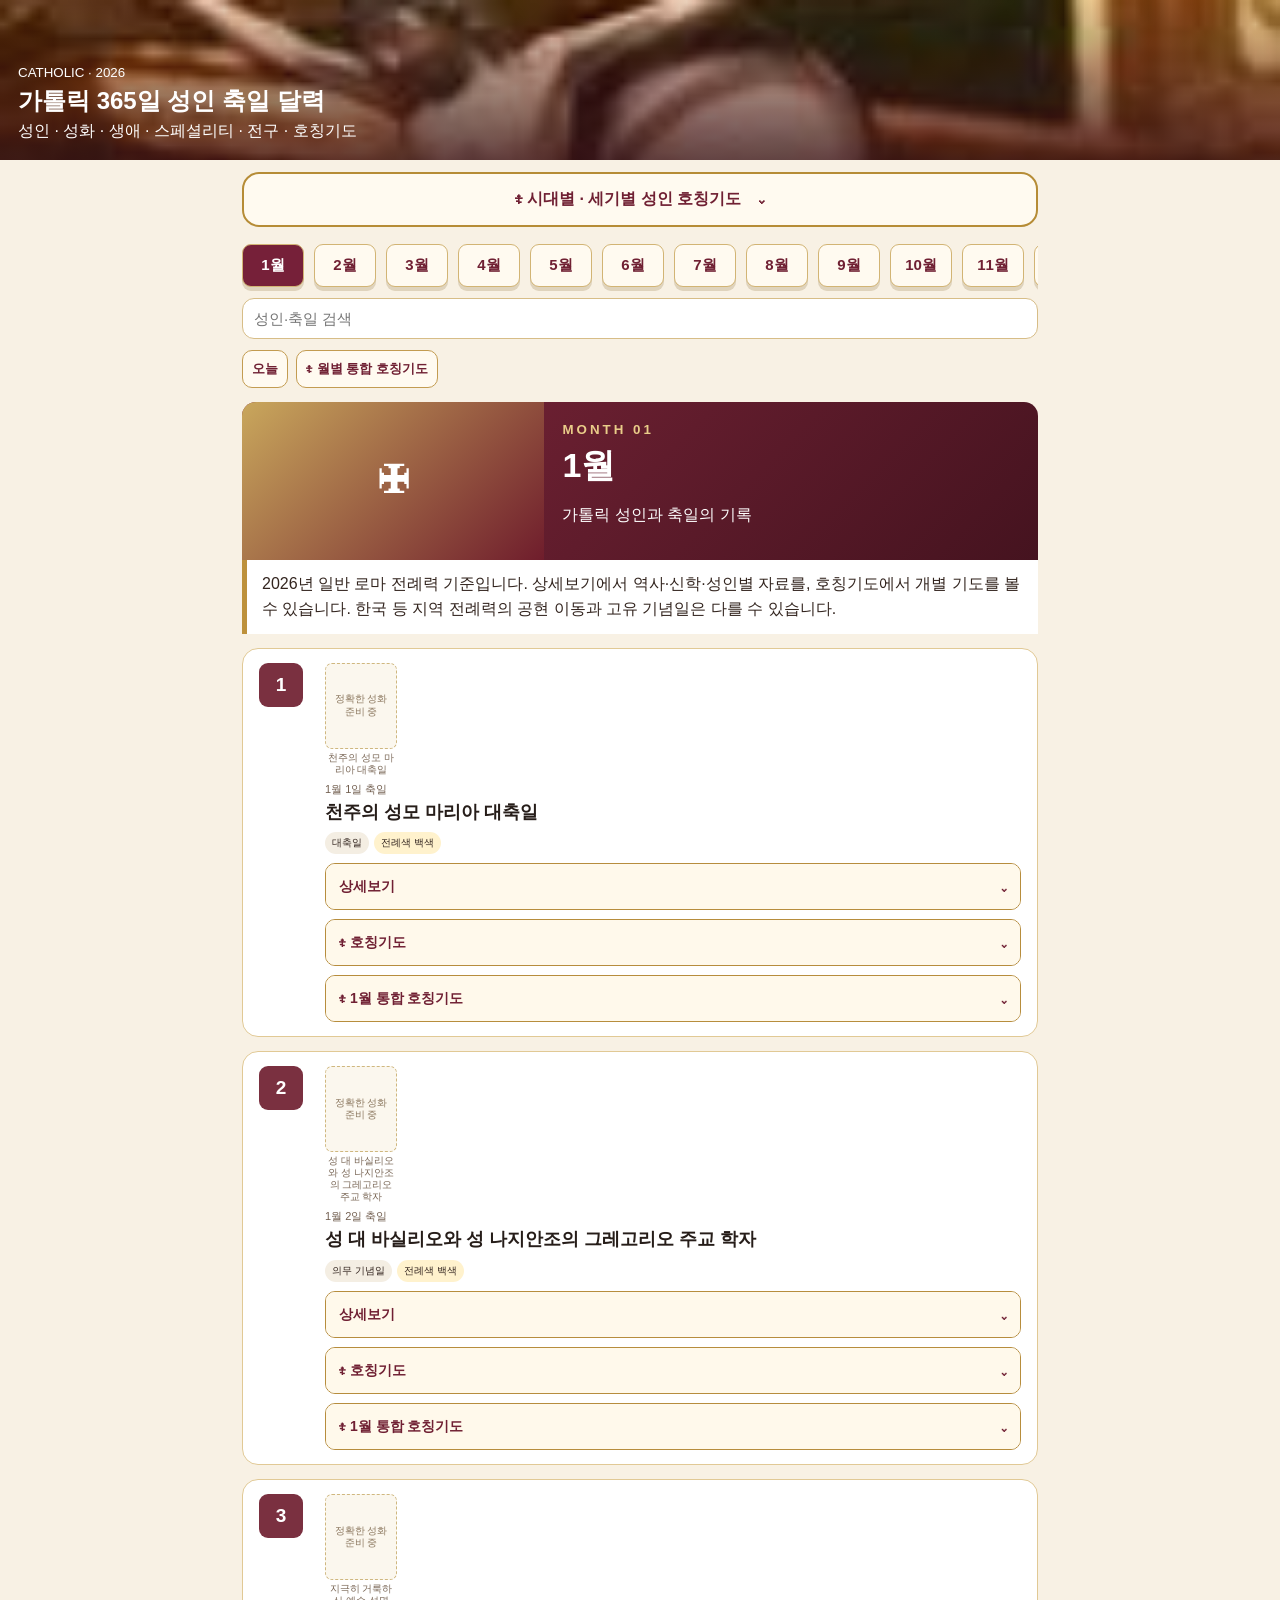
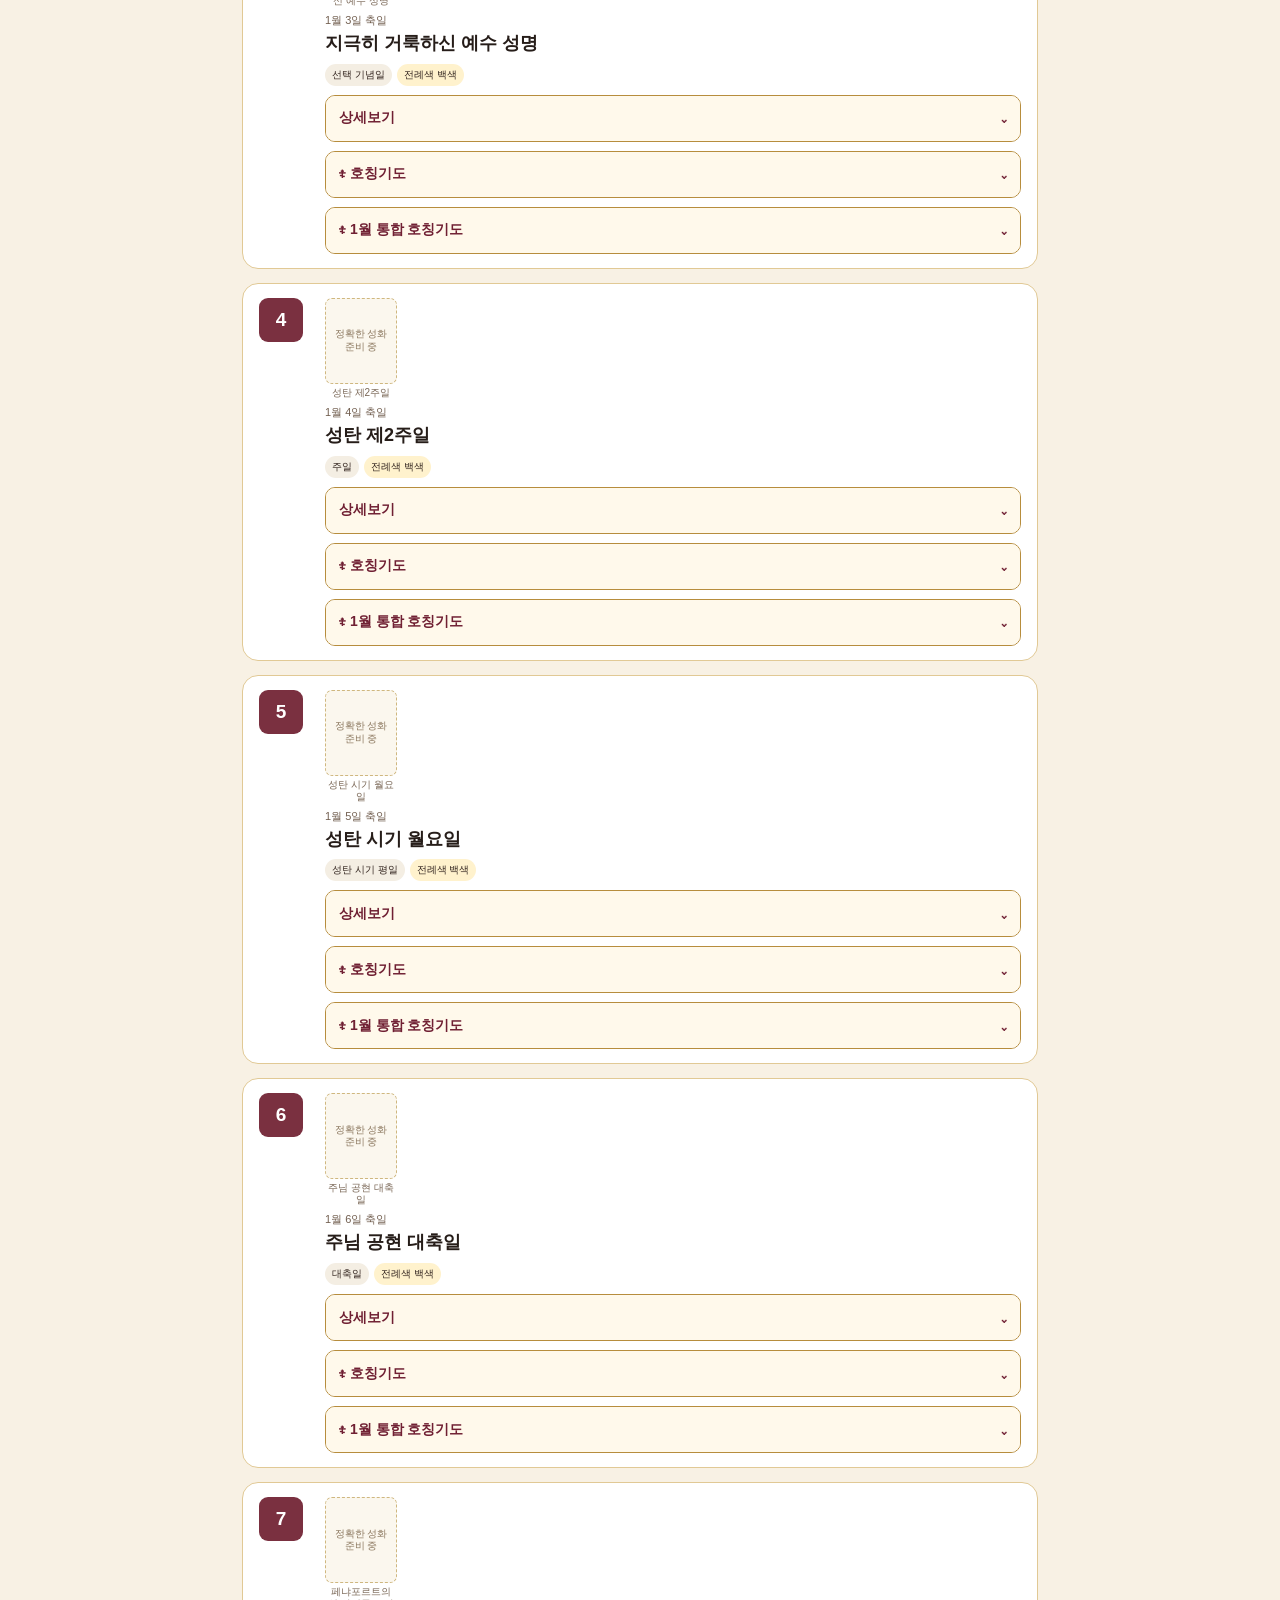
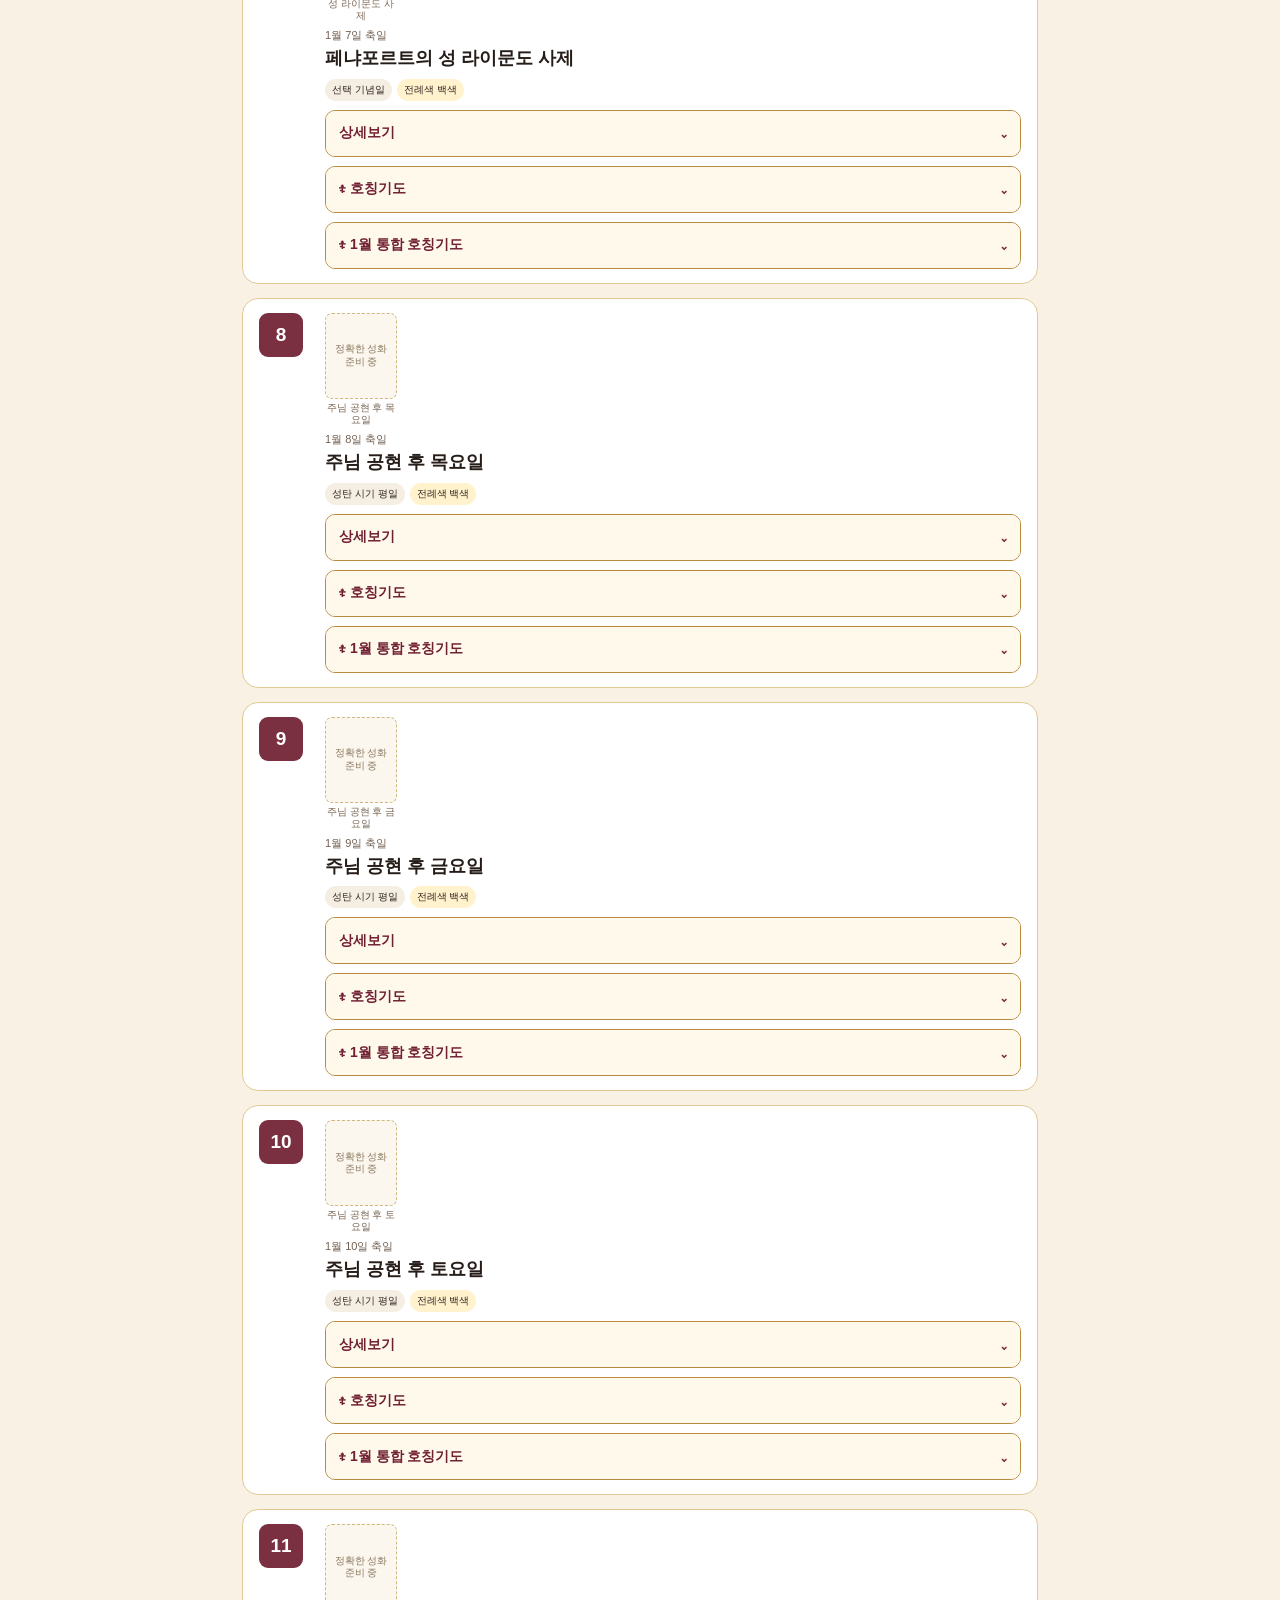
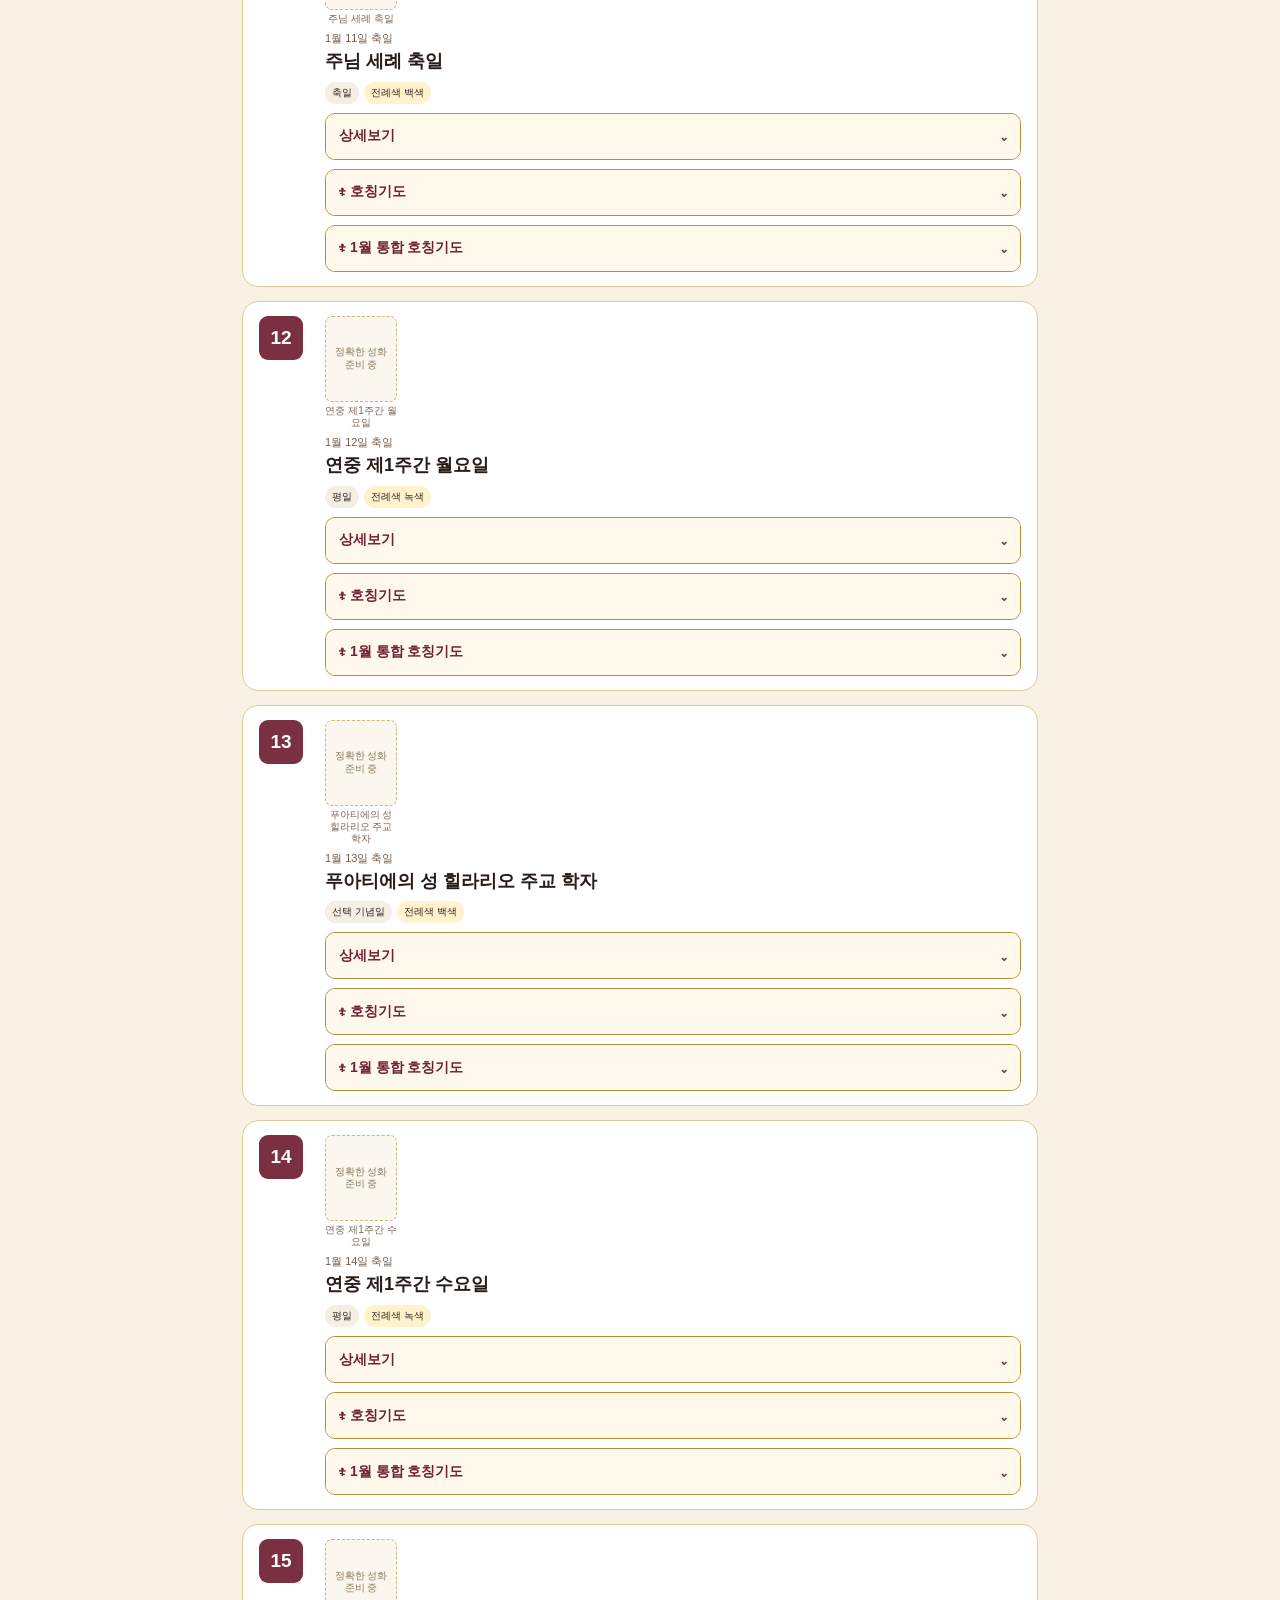
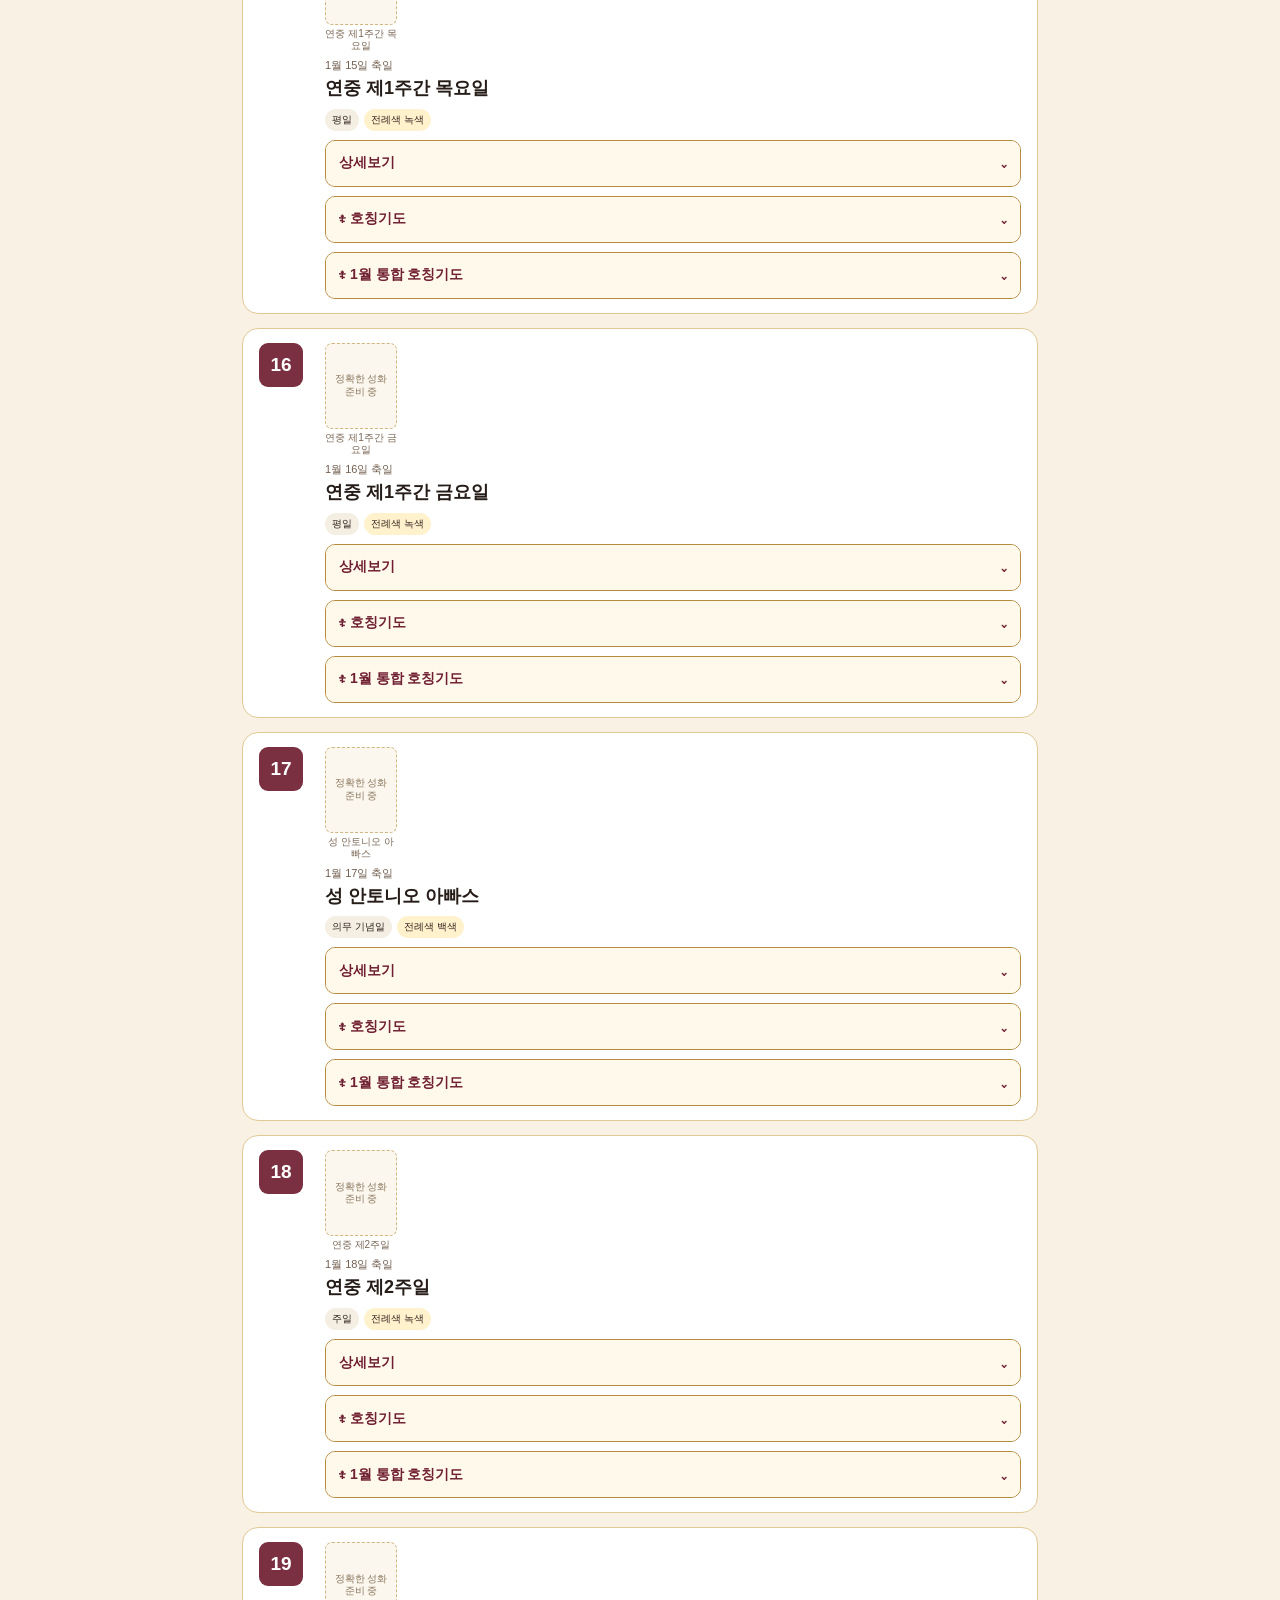
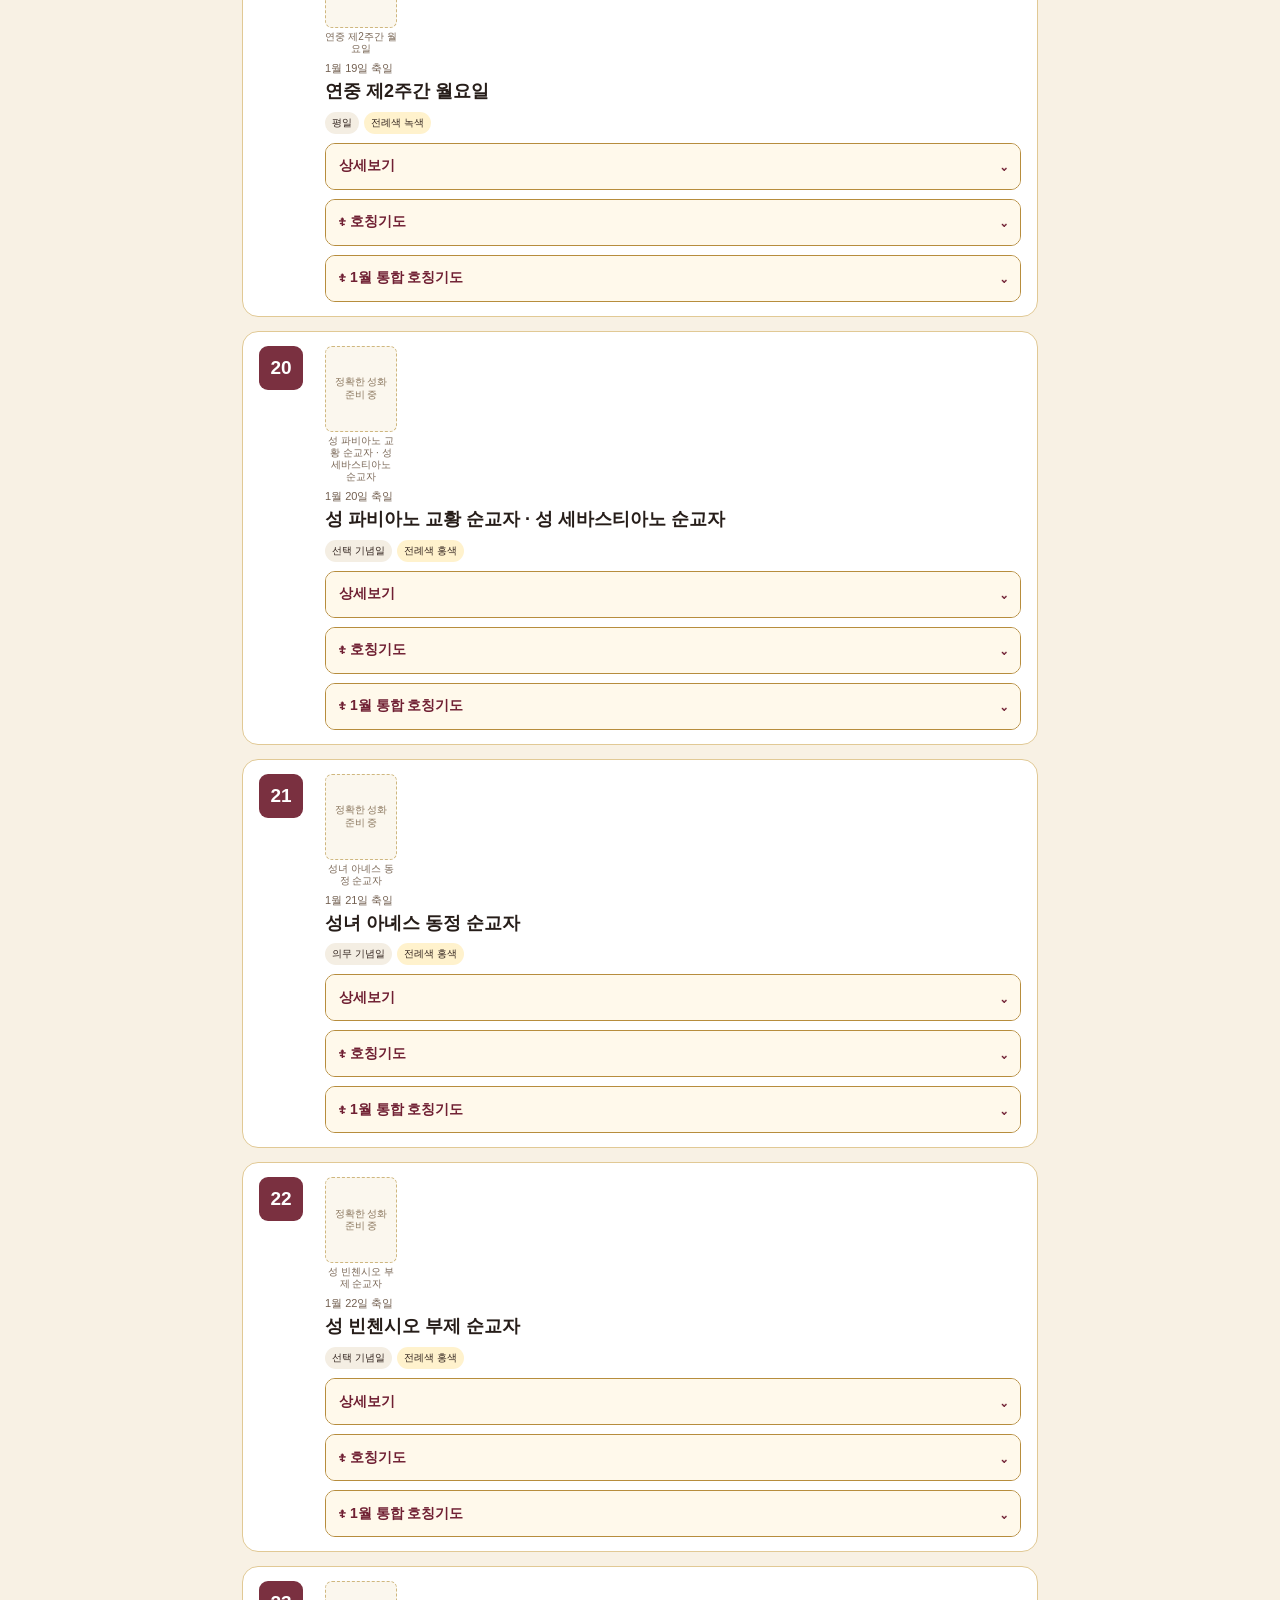
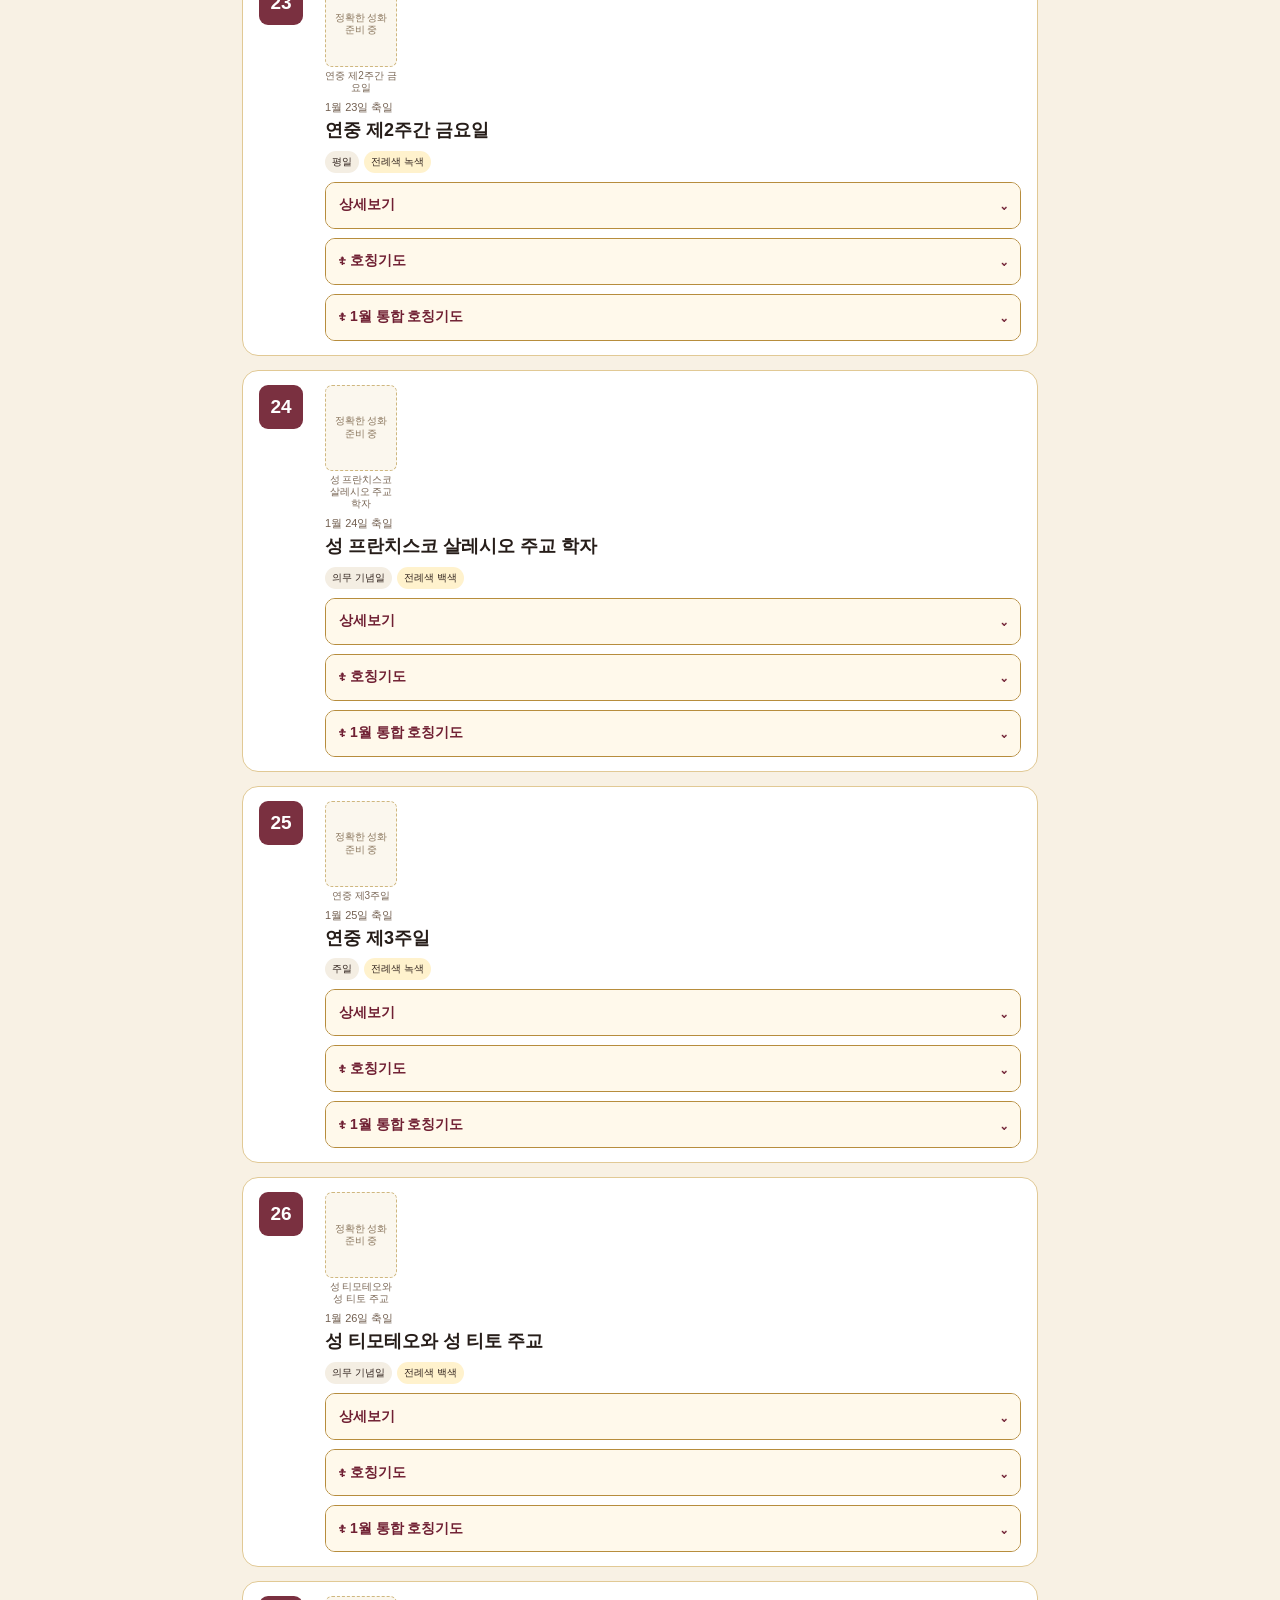
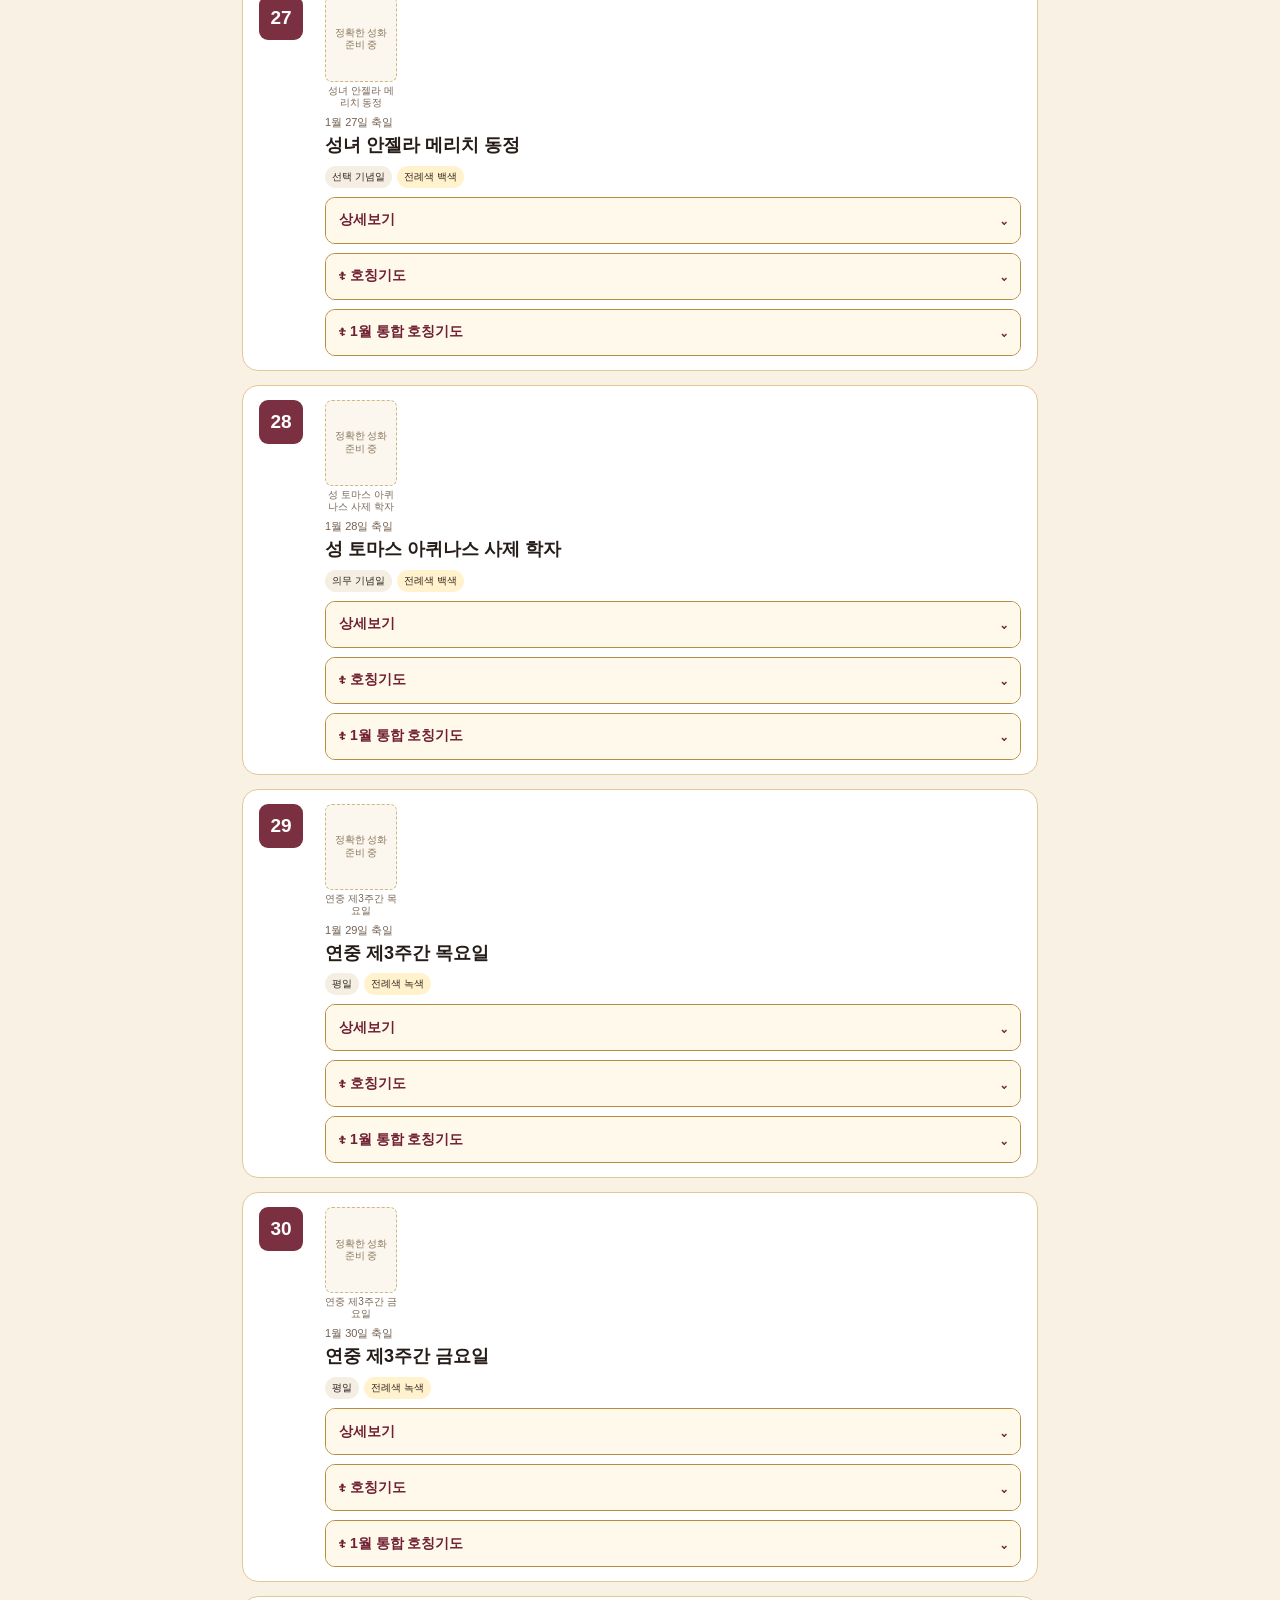
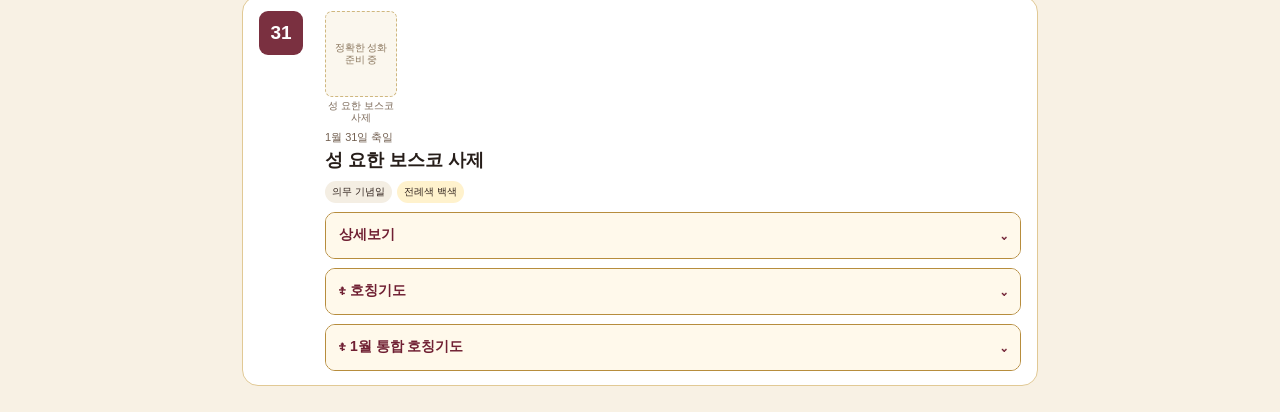
<file: catholic/index.html>
<!doctype html><html lang="ko"><head><meta charset="utf-8"><meta name="viewport" content="width=device-width,initial-scale=1,viewport-fit=cover"><meta name="theme-color" content="#6f1d2c"><link rel="apple-touch-icon" href="padre-pio-icon.jpg"><link rel="manifest" href="manifest.webmanifest"><title>가톨릭 365 성인 달력</title><style>*{box-sizing:border-box}body{margin:0;background:#f8f1e4;color:#33251f;font-family:-apple-system,BlinkMacSystemFont,"Noto Sans KR",sans-serif}.hero{height:160px;background:linear-gradient(0deg,rgba(50,16,23,.76),rgba(50,16,23,.1)),url('padre-pio-icon.jpg') center 28%/cover;display:flex;align-items:flex-end;padding:18px;color:#fff}.hero h1{margin:4px 0;font-size:24px}.wrap{max-width:820px;margin:auto;padding:12px}.era{width:100%;padding:15px 10px;border:2px solid #b68c36;border-radius:17px;background:#fffaf0;color:#702033;font-size:16px;font-weight:900}.months{display:flex;gap:10px;overflow-x:auto;padding:17px 0 11px;scrollbar-width:none}.months button{flex:0 0 62px;padding:11px 5px;border:1px solid #d2b474;border-radius:9px;background:#fffaf0;color:#702033;font-weight:900;font-size:15px;box-shadow:0 4px 0 #dfd3bc}.months button.active{background:#762039;color:#fff}.search{width:100%;padding:11px;border:1px solid #d7bd87;border-radius:12px;background:#fff;font-size:15px}.toolbar{display:flex;gap:8px;margin:11px 0}.toolbar button{border:1px solid #c39c51;background:#fffaf0;color:#702033;border-radius:10px;padding:9px;font-weight:800}.monthHero{margin-top:14px;border-radius:14px 14px 0 0;overflow:hidden;background:linear-gradient(135deg,#7b2539,#45131f);color:#fff;display:grid;grid-template-columns:38% 62%;min-height:132px}.monthPhoto{background:linear-gradient(135deg,#c9a75c,#6f1d2c);display:flex;align-items:center;justify-content:center;font-size:36px}.monthText{padding:18px}.monthText small{letter-spacing:3px;color:#e9cc89;font-weight:800}.monthText h2{font-size:34px;margin:5px 0}.hint{background:#fff;border-left:5px solid #bd913b;padding:12px 15px;line-height:1.55}.dayCard{background:#fff;border:1.5px solid #e1c995;border-radius:16px;padding:14px 16px;margin:14px 0;box-shadow:none}.dayTop{display:grid;grid-template-columns:54px 1fr;grid-template-rows:auto auto;column-gap:12px;align-items:start}.dayNo{grid-column:1;grid-row:1;width:44px;height:44px;border-radius:9px;background:#7a3040;color:#fff;font-size:19px;font-weight:900;display:flex;align-items:center;justify-content:center}.mediaRow{grid-column:2;grid-row:1;display:flex;gap:8px;align-items:flex-start;min-height:90px;flex-wrap:wrap}.saintMedia{width:72px}.saintImg{width:72px;height:86px;border-radius:7px;object-fit:cover;border:2px solid #d2b474;background:#f5eee2}.saintPlaceholder{width:72px;height:86px;border-radius:7px;border:1.5px dashed #cfb77f;background:#fbf7ee;display:flex;align-items:center;justify-content:center;text-align:center;padding:5px;color:#8a765d;font-size:10px;line-height:1.25}.imgCaption{text-align:center;color:#796655;font-size:10px;line-height:1.2;margin-top:3px}.dayTitle{grid-column:2;grid-row:2;min-width:0;margin-top:5px}.dayTitle h3{font-size:18px;line-height:1.32;margin:3px 0 8px;color:#261d19}.who{font-size:11px;color:#725f50;margin:1px 0 4px}.meta{display:flex;gap:5px;flex-wrap:wrap}.pill{background:#f4eee3;border-radius:999px;padding:4px 7px;font-size:10px}.pill.gold{background:#fff2cd}.acc{margin-top:9px;margin-left:66px;border:1.4px solid #b78d3d;border-radius:10px;overflow:hidden}.acc button{width:100%;border:0;background:#fff9eb;color:#702033;text-align:left;padding:10px 13px;font-weight:900;font-size:14px;display:flex;justify-content:space-between;align-items:center;min-height:45px}.accBody{display:none;padding:12px 14px;border-top:1px solid #e9d6ae;line-height:1.75;background:#fff;font-size:14px}.acc.open .accBody{display:block}.prayerBody{background:#fff8e7}.litanyLine{padding:6px 0;border-bottom:1px dotted #dfc998}.litanyLine:last-child{border-bottom:0}@media(max-width:520px){.hero{height:150px}.wrap{padding:10px}.monthHero{min-height:124px}.monthText{padding:15px 13px}.monthText h2{font-size:32px}.hint{font-size:14px}.dayCard{padding:12px 12px;margin:12px 0}.dayTop{grid-template-columns:48px 1fr;column-gap:9px}.dayNo{width:40px;height:40px;font-size:18px;border-radius:8px}.mediaRow{gap:7px;min-height:82px}.saintMedia{width:66px}.saintImg,.saintPlaceholder{width:66px;height:78px}.dayTitle h3{font-size:17px}.acc{margin-left:57px;margin-top:8px}.acc button{font-size:14px;padding:9px 12px;min-height:42px}}.detailText,.prayerText{white-space:pre-line;overflow-wrap:anywhere}.deepSection{margin:20px 0}.deepSection h4{margin:0 0 8px;padding:8px 10px;background:#f8eedb;border-left:4px solid #b78d3d;color:#702033;font-size:15px}.deepSection p{margin:0;white-space:pre-line;overflow-wrap:anywhere}.sourceList{padding-left:18px;font-size:12px}.sourceList a{color:#702033;overflow-wrap:anywhere}.prayerNote{font-size:12px;color:#756552;background:#f8f0de;padding:10px;margin-bottom:12px}.calendarBasis{font-size:12px;color:#756552;margin-bottom:12px}@media(max-width:520px){.accBody{padding:12px 11px}.deepSection h4{font-size:14px}} </style></head><body><header class="hero"><div><small>CATHOLIC · 2026</small><h1>가톨릭 365일 성인 축일 달력</h1><div>성인 · 성화 · 생애 · 스페셜리티 · 전구 · 호칭기도</div></div></header><main class="wrap"><button class="era" onclick="location.href='era-prayers.html'">☦ 시대별 · 세기별 성인 호칭기도　⌄</button><div class="months" id="months"></div><input id="search" class="search" placeholder="성인·축일 검색" oninput="render(currentMonth)"><div class="toolbar"><button onclick="showToday()">오늘</button><button onclick="showMonthlyPrayer()">☦ 월별 통합 호칭기도</button></div><section id="list"></section></main><script>window.CATHOLIC_2026=window.CATHOLIC_2026||{};</script><script src="data/january-2026.js?v=20260930-depth1"></script><script src="data/february-2026.js?v=20260930-depth2"></script><script src="data/march-2026.js"></script><script src="data/april-2026.js"></script><script src="data/may-2026.js"></script><script src="data/june-2026.js"></script><script src="data/july-2026.js"></script><script src="data/august-2026.js"></script><script src="data/september-2026.js"></script><script src="data/october-2026.js"></script><script src="data/november-2026.js"></script><script src="data/december-2026.js"></script><script>const mn=['1월','2월','3월','4월','5월','6월','7월','8월','9월','10월','11월','12월'];let currentMonth=1;const e=s=>(s||'').replace(/[&<>"']/g,m=>({'&':'&amp;','<':'&lt;','>':'&gt;','"':'&quot;',"'":'&#39;'}[m]));function monthButtons(){months.innerHTML=mn.map((x,i)=>`<button class="${currentMonth===i+1?'active':''}" onclick="render(${i+1})">${x}</button>`).join('')}function acc(label,body,cls=''){return `<div class="acc ${cls}"><button aria-expanded="false" onclick="this.setAttribute('aria-expanded',this.parentElement.classList.toggle('open'))"><span>${label}</span><span>⌄</span></button><div class="accBody">${body}</div></div>`}function invocationsFor(x){if(Array.isArray(x.litanyNames)&&x.litanyNames.length)return x.litanyNames.map(n=>`${e(n)}이여, 저희를 위하여 빌어 주소서.`).join('<br>');if(x.litany)return e(x.litany);const t=x.title||x.n||'';if(/주님|예수|성명|공현|세례/.test(t))return `주 예수 그리스도님, 저희에게 자비를 베푸소서.`;if(/성모 마리아/.test(t))return `천주의 성모 마리아님, 저희를 위하여 빌어 주소서.`;return `${e(t)}이여, 저희를 위하여 빌어 주소서.`}function oneMedia(src,caption,title){if(!src)return `<div class="saintMedia"><div class="saintPlaceholder">정확한 성화<br>준비 중</div><div class="imgCaption">${e(caption||title)}</div></div>`;return `<div class="saintMedia"><img class="saintImg" src="${e(src)}" alt="${e(caption||title)}" onerror="this.outerHTML='<div class=&quot;saintPlaceholder&quot;>정확한 성화<br>준비 중</div>'"><div class="imgCaption">${e(caption||title)}</div></div>`}function media(x,title){if(Array.isArray(x.images)&&x.images.length)return `<div class="mediaRow">${x.images.map(im=>oneMedia(typeof im==='string'?im:im.src,typeof im==='string'?title:(im.caption||title),title)).join('')}</div>`;return `<div class="mediaRow">${oneMedia(x.image||x.img,x.imageCaption||title,title)}</div>`}function expandedDetail(x,detail,specialty){return `<div class="calendarBasis">${e(x.calendarBasis||'')}</div><b>기본 설명 · 생애와 역사</b><div class="detailText">${detail}</div>${(x.sections||[]).map(s=>`<section class="deepSection"><h4>${e(s.heading)}</h4><p>${e(s.text)}</p></section>`).join('')}<section class="deepSection"><h4>스페셜리티 · 전구 분야</h4><p>${specialty}</p></section>${x.alternativeColors?`<p>${e(x.alternativeColors)}</p>`:''}${x.sources&&x.sources.length?`<section class="deepSection"><h4>자료와 출처</h4><ul class="sourceList">${x.sources.filter(s=>/^https:\/\//.test(s.url)).map(s=>`<li><a href="${e(s.url)}">${e(s.label)}</a></li>`).join('')}</ul></section>`:''}`;}function dayCard(m,d,x){const title=e(x.title||x.n||'가톨릭 전례일'),detail=e(x.detail||'이 성인과 축일의 생애·역사·영성 자료를 계속 보강하고 있습니다.'),specialty=e(x.specialty||x.i||'신앙의 성장과 성덕, 필요한 은총을 위한 전구'),prayer=e(x.prayer||x.p||'이 날의 성인과 함께 그리스도를 충실히 따르도록 기도합니다.');return `<article class="dayCard"><div class="dayTop"><div class="dayNo">${d}</div>${media(x,title)}<div class="dayTitle"><div class="who">${m}월 ${d}일 축일</div><h3>${title}</h3><div class="meta"><span class="pill">${e(x.rank||'전례일')}</span><span class="pill gold">전례색 ${e(x.color||'—')}</span></div></div></div>${acc('상세보기',expandedDetail(x,detail,specialty))}${acc('☦ 호칭기도',`${x.prayerNote?`<div class="prayerNote">${e(x.prayerNote)}</div>`:''}<div class="prayerText">${prayer}</div>`,'prayerBody')}${acc(`☦ ${m}월 통합 호칭기도`,monthlyLitany(m),'prayerBody')}</article>`}function monthlyLitany(m){const data=CATHOLIC_2026[m]||{};return Object.keys(data).sort((a,b)=>+a-+b).map(d=>{const x=data[d];return `<div class="litanyLine"><b>${m}월 ${d}일</b><br>${invocationsFor(x)}</div>`}).join('')}function render(m){currentMonth=m;if(typeof history!=='undefined')history.replaceState(null,'','#month='+m);monthButtons();const data=CATHOLIC_2026[m]||{},q=(search.value||'').trim().toLowerCase();let rows=Object.keys(data).sort((a,b)=>+a-+b).map(d=>[d,data[d]]);if(q)rows=rows.filter(([d,x])=>JSON.stringify(x).toLowerCase().includes(q)||`${m}월 ${d}일`.includes(q));list.innerHTML=`<div class="monthHero"><div class="monthPhoto">✠</div><div class="monthText"><small>MONTH ${String(m).padStart(2,'0')}</small><h2>${m}월</h2><p>가톨릭 성인과 축일의 기록</p></div></div><div class="hint">2026년 일반 로마 전례력 기준입니다. 상세보기에서 역사·신학·성인별 자료를, 호칭기도에서 개별 기도를 볼 수 있습니다. 한국 등 지역 전례력의 공현 이동과 고유 기념일은 다를 수 있습니다.</div>`+(rows.length?rows.map(([d,x])=>dayCard(m,d,x)).join(''):'<article class="dayCard">이 달의 데이터를 보강하고 있습니다.</article>')}function showToday(){const n=new Date();search.value='';render(n.getMonth()+1)}function showMonthlyPrayer(){list.innerHTML=`<div class="monthHero"><div class="monthPhoto">✠</div><div class="monthText"><small>MONTH ${String(currentMonth).padStart(2,'0')}</small><h2>${currentMonth}월</h2><p>모든 성인의 통합 호칭기도</p></div></div><article class="dayCard"><button onclick="render(currentMonth)" style="border:0;background:none;color:#702033;font-weight:900">← 달력으로</button><div style="line-height:1.85;margin-top:12px">${monthlyLitany(currentMonth)}</div></article>`}monthButtons();const linkedMonth=typeof location==='undefined'?1:Number((location.hash.match(/^#month=(\d+)$/)||[])[1]);render(Number.isInteger(linkedMonth)&&linkedMonth>=1&&linkedMonth<=12?linkedMonth:1);if('serviceWorker'in navigator)navigator.serviceWorker.register('sw.js').catch(()=>{});</script></body></html>
</file>
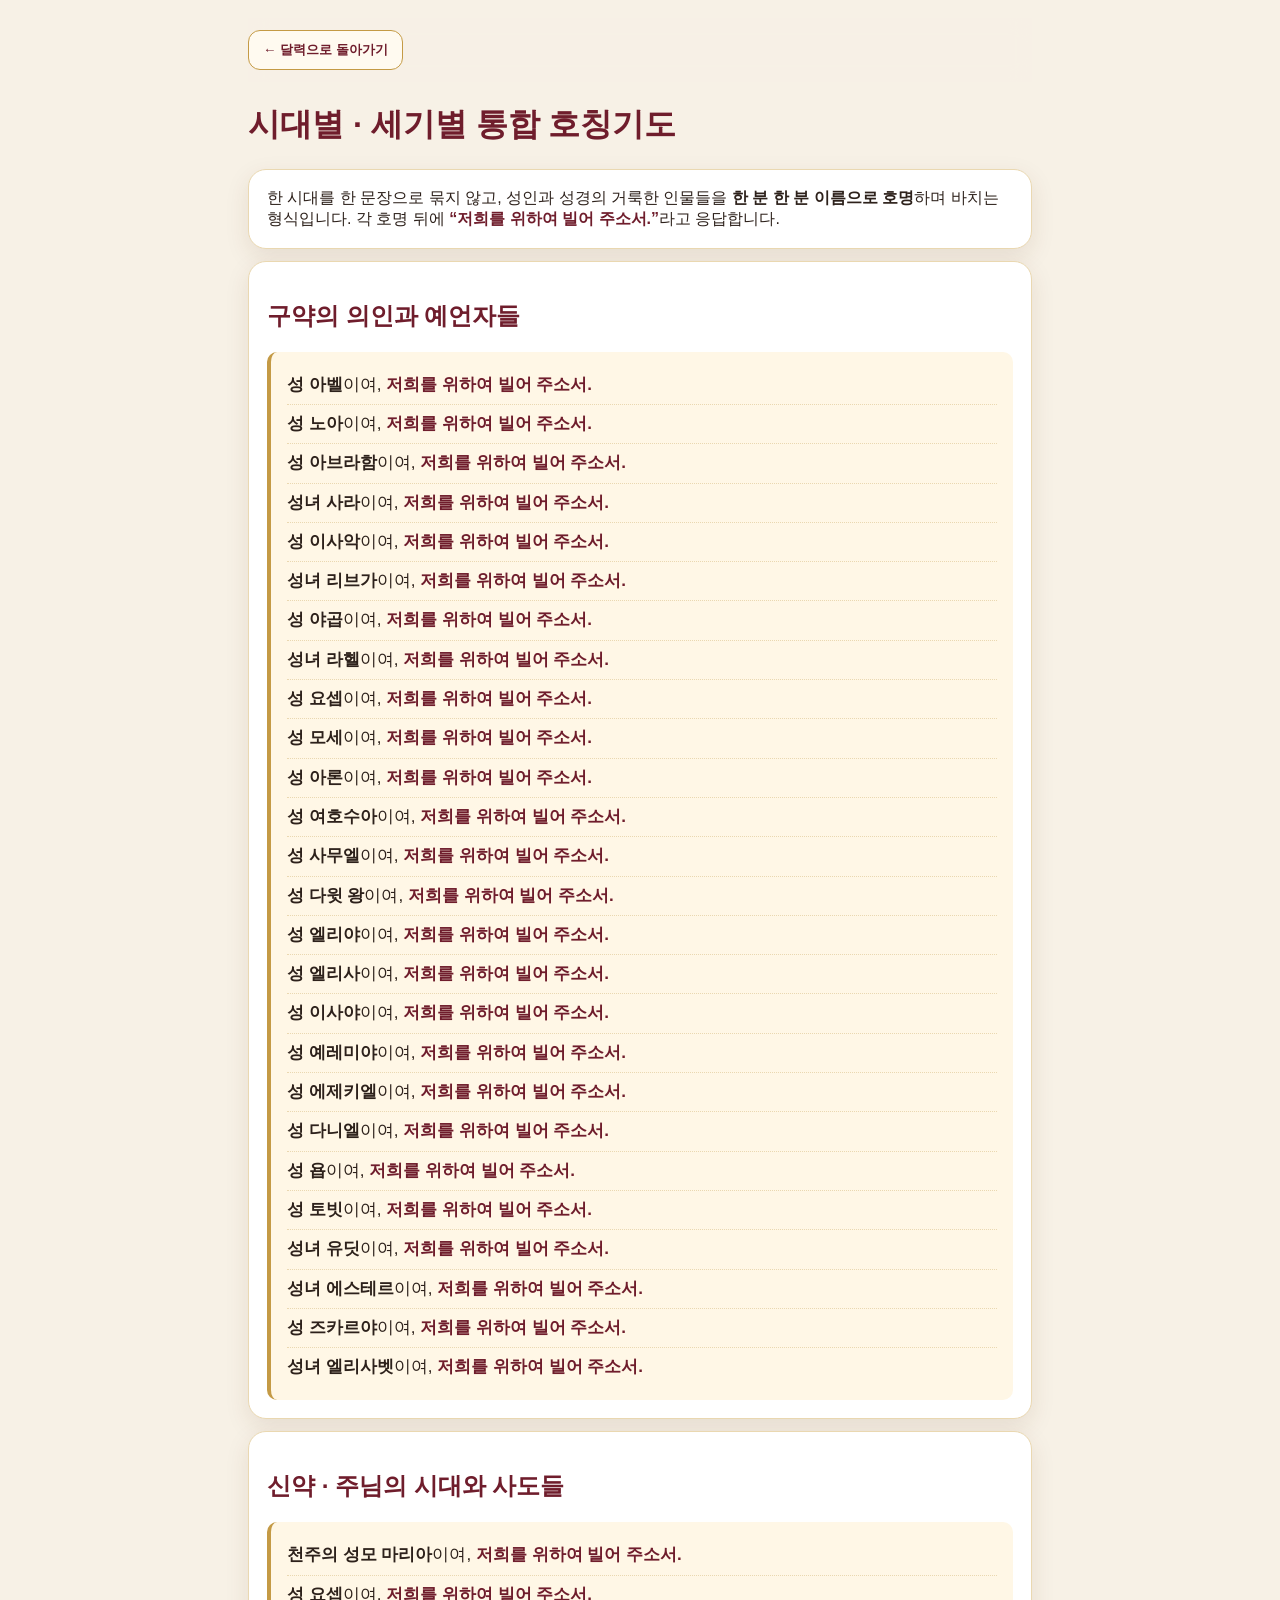
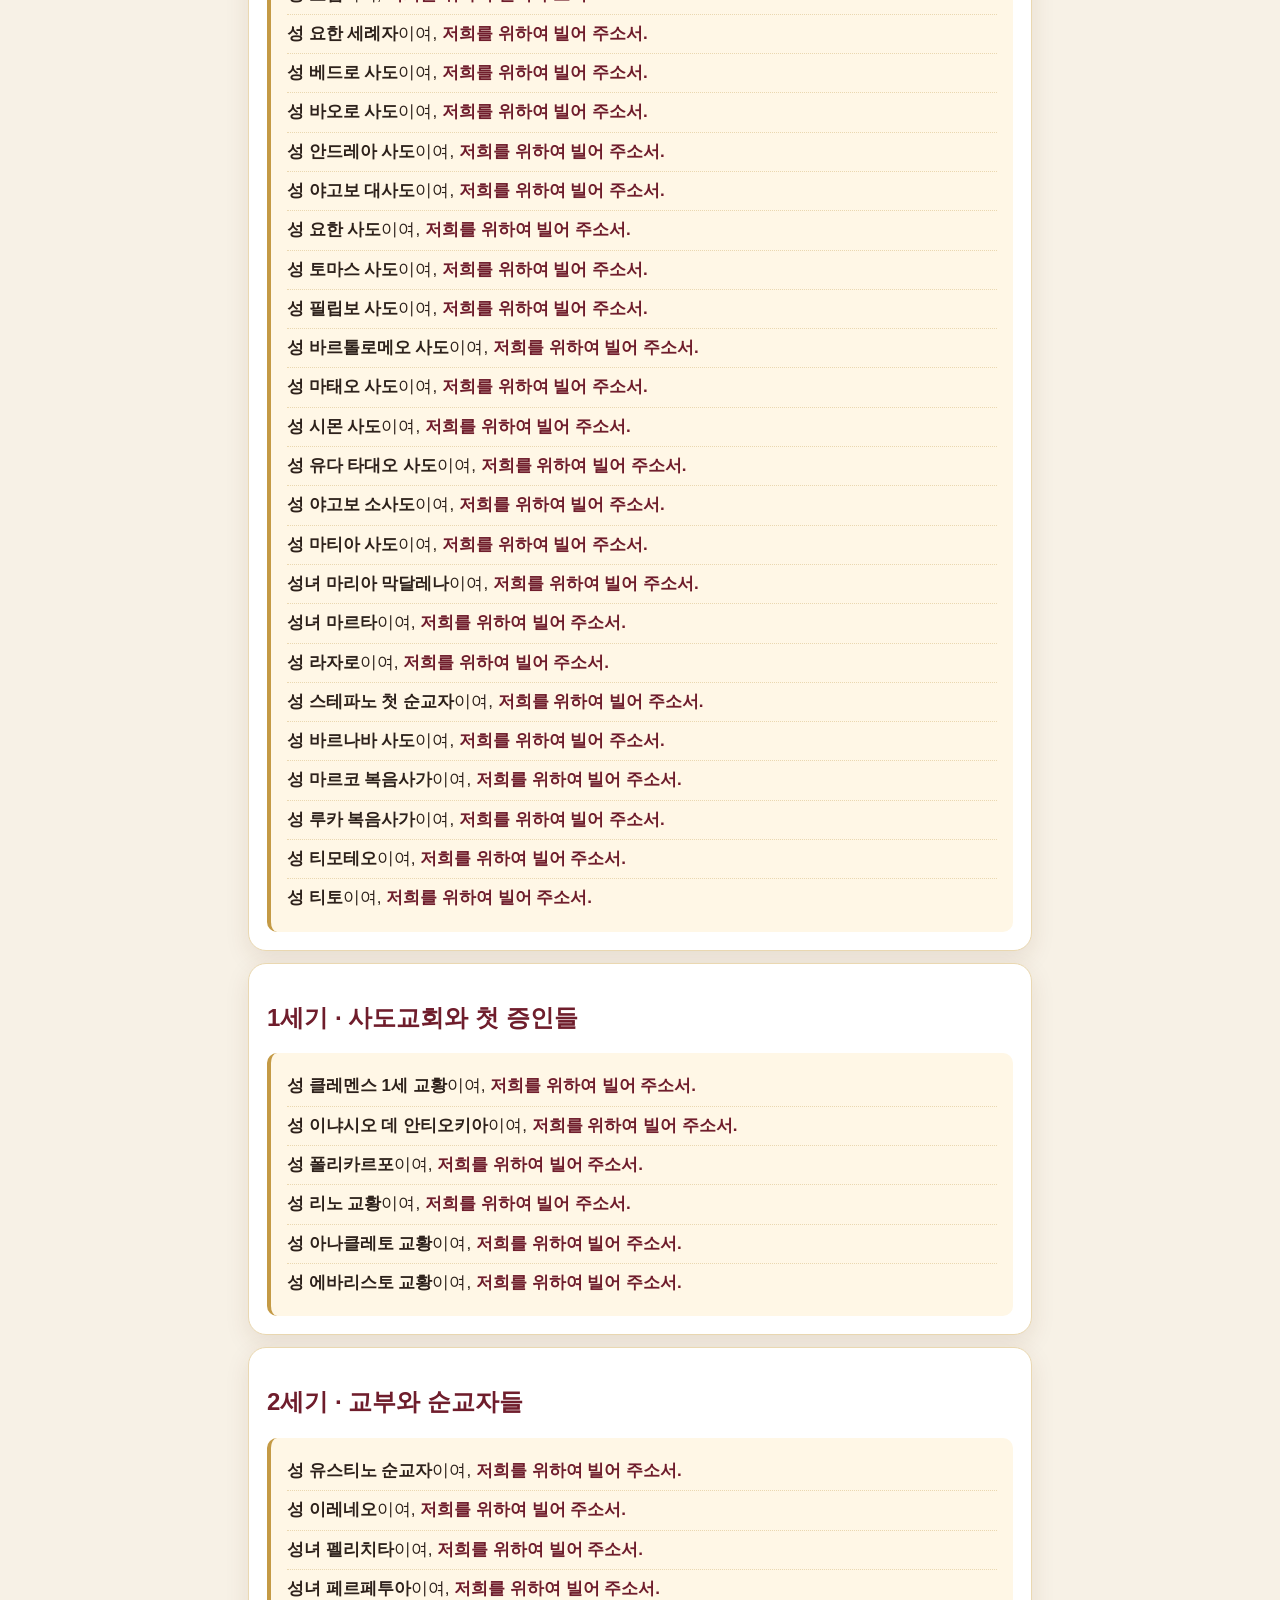
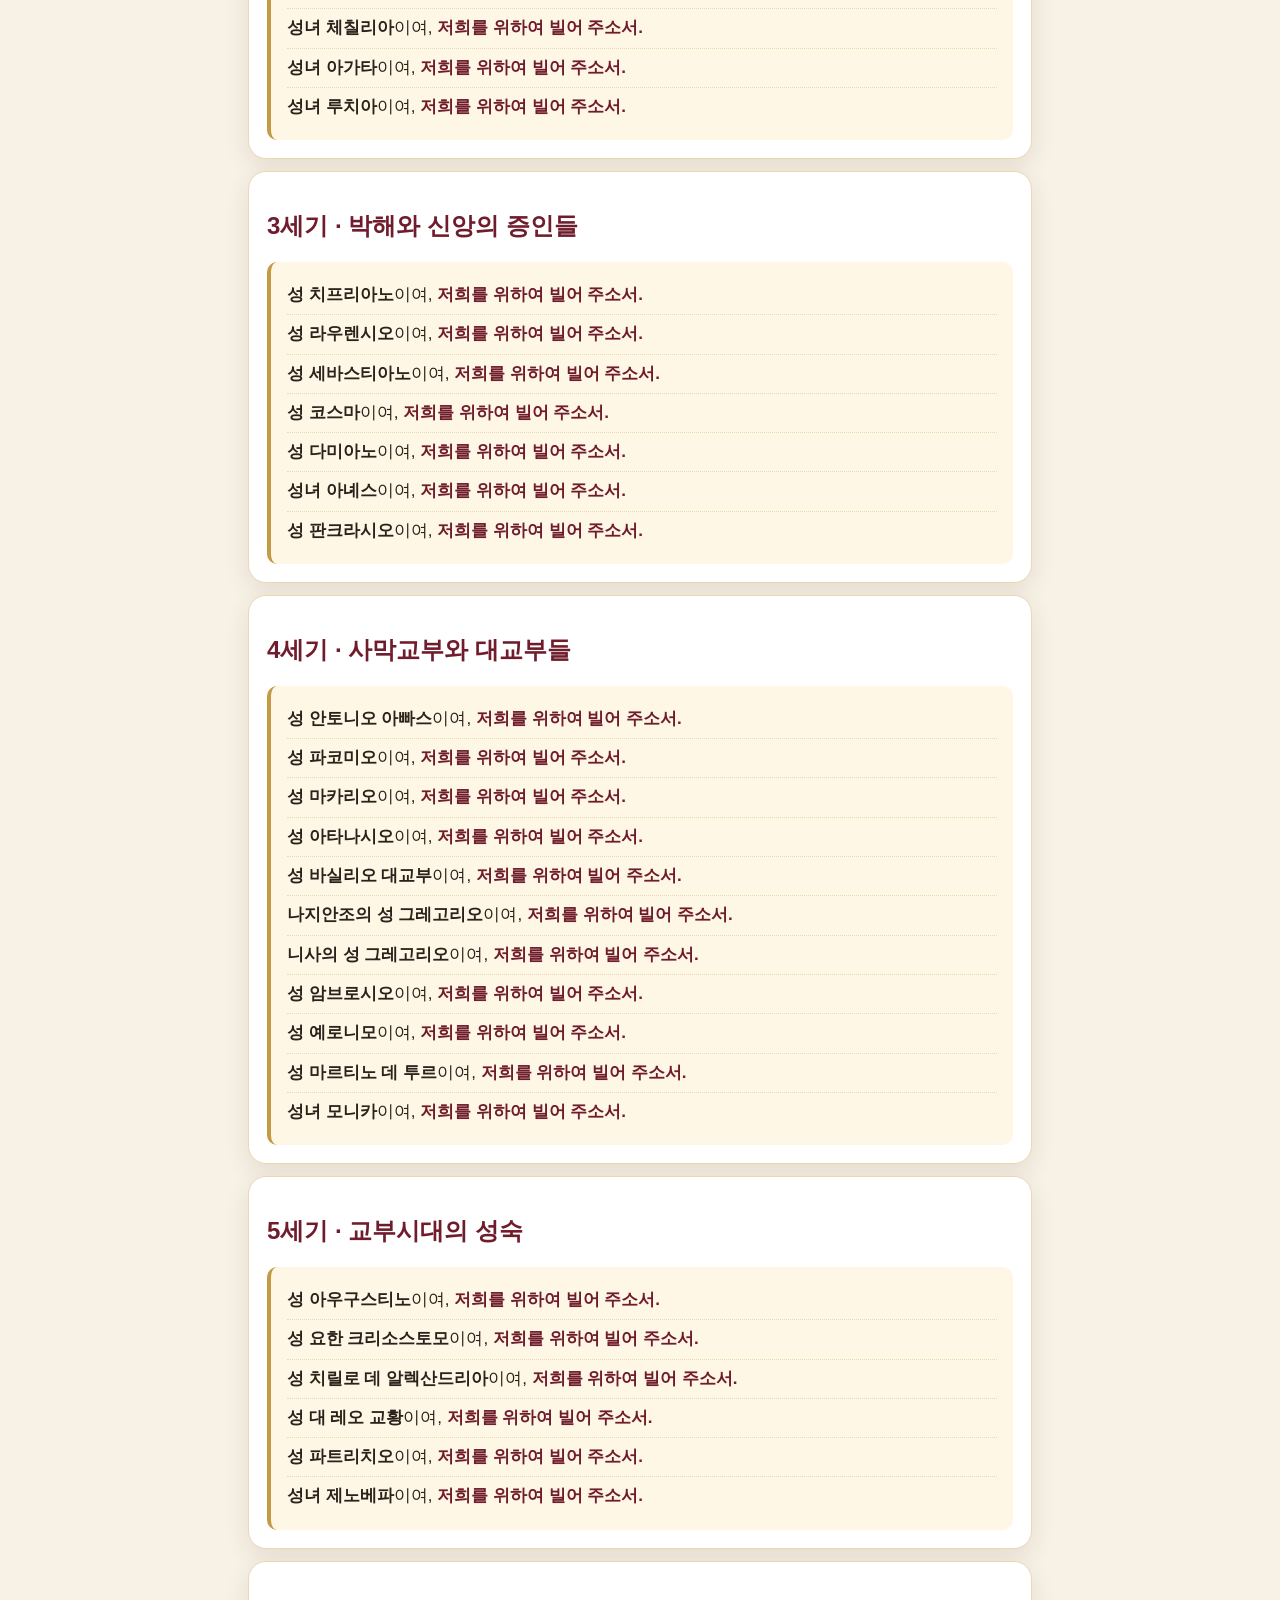
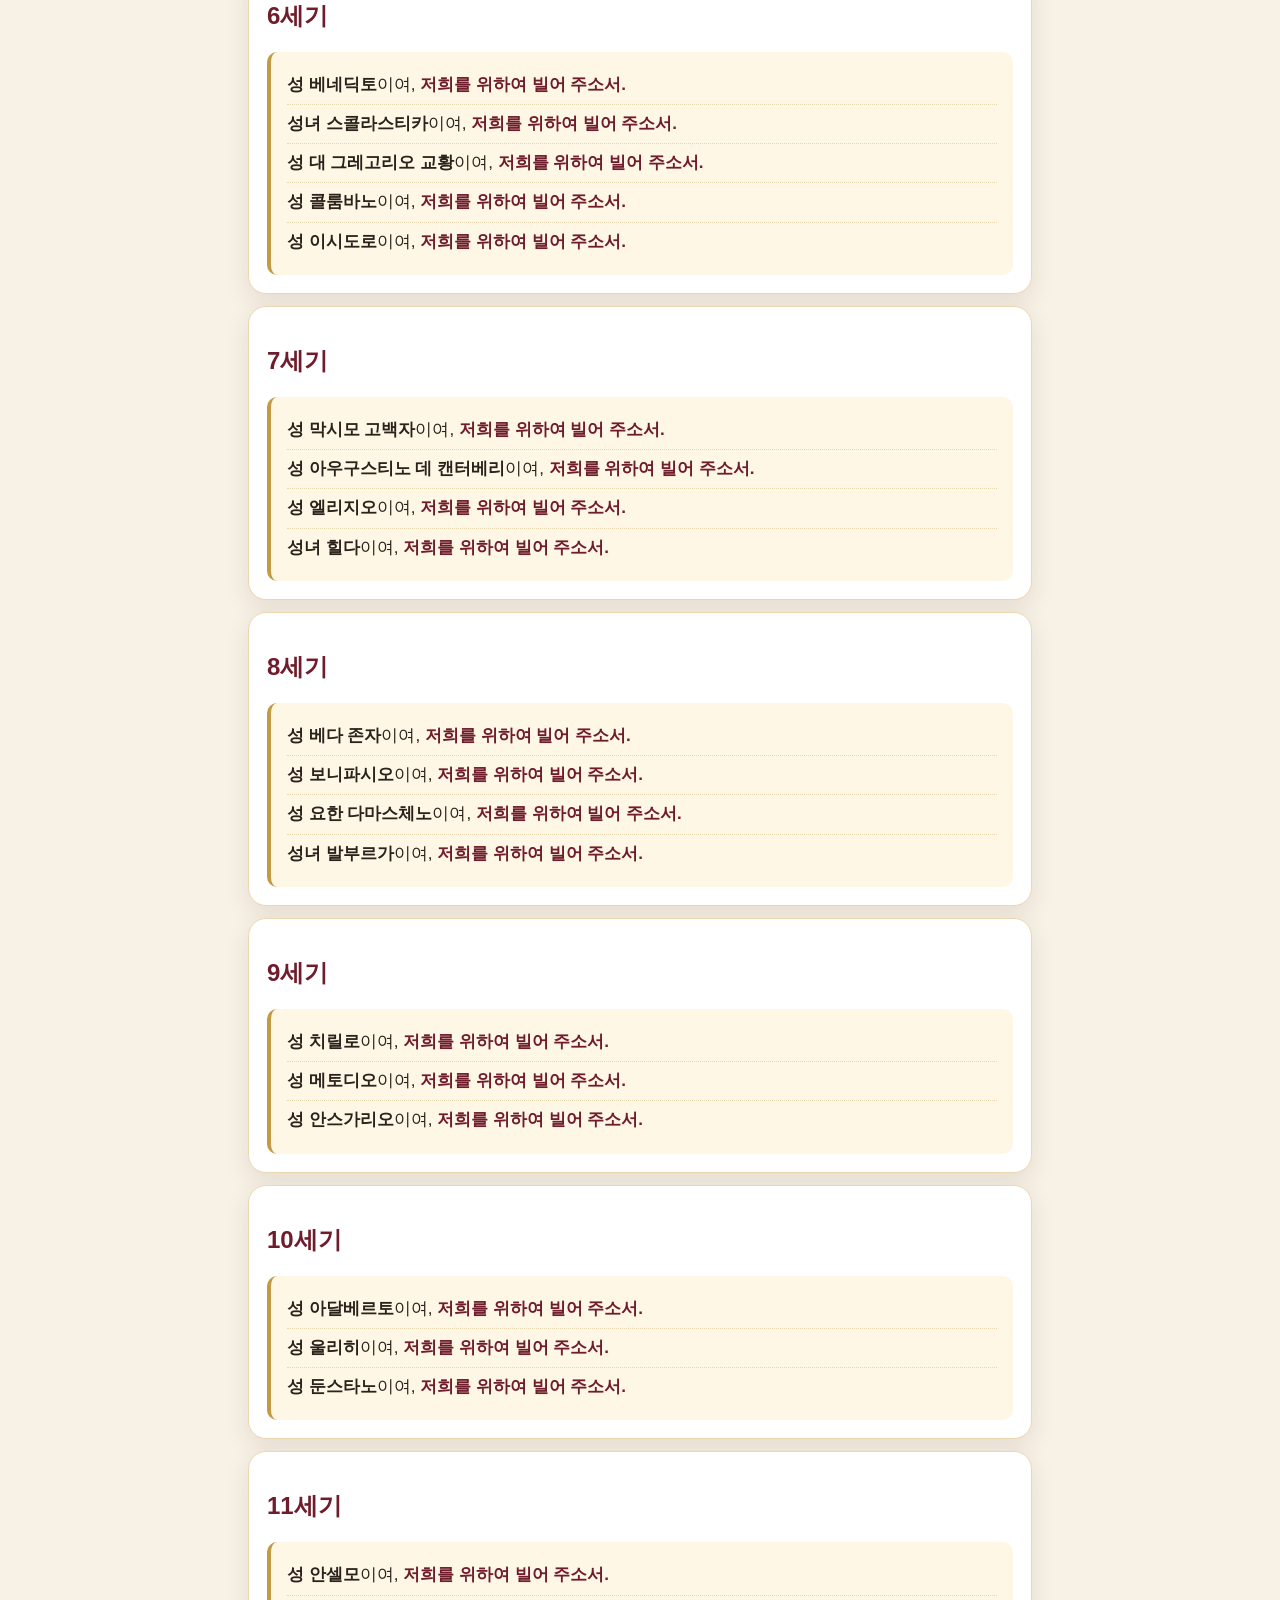
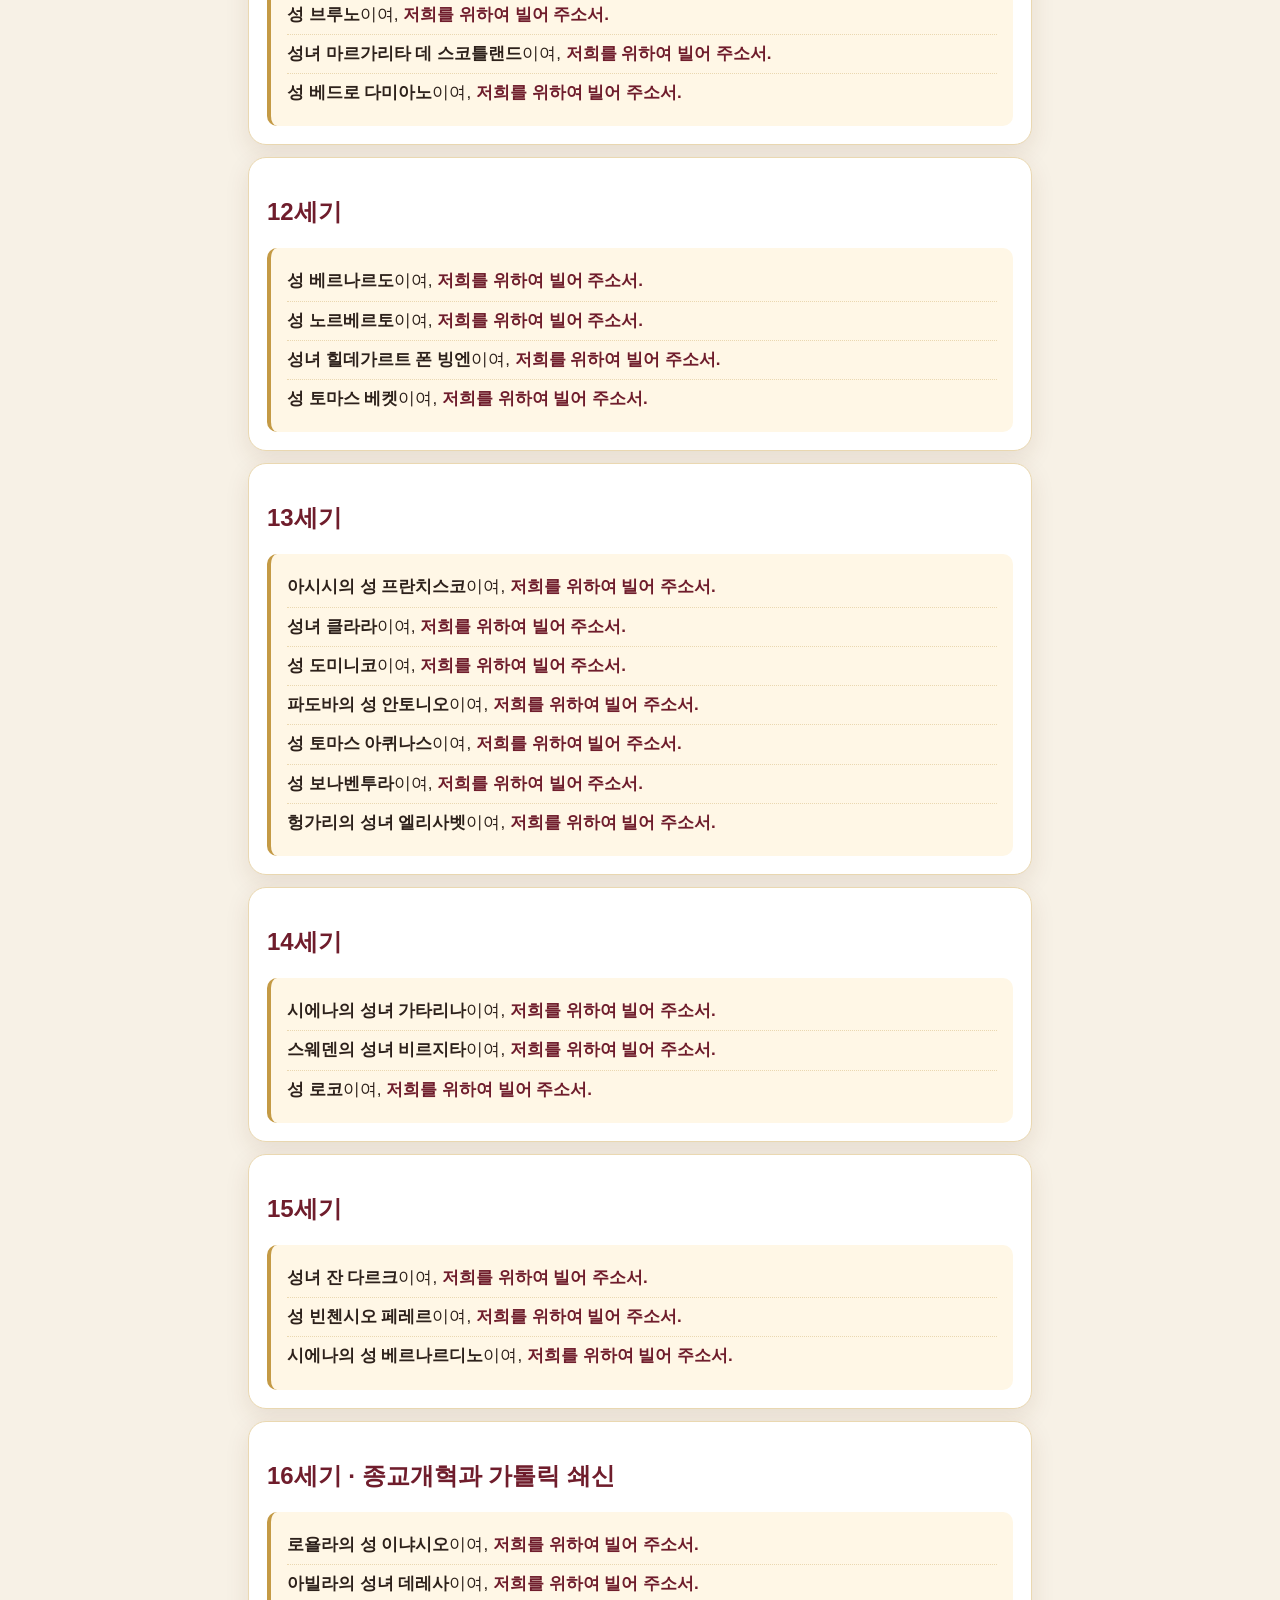
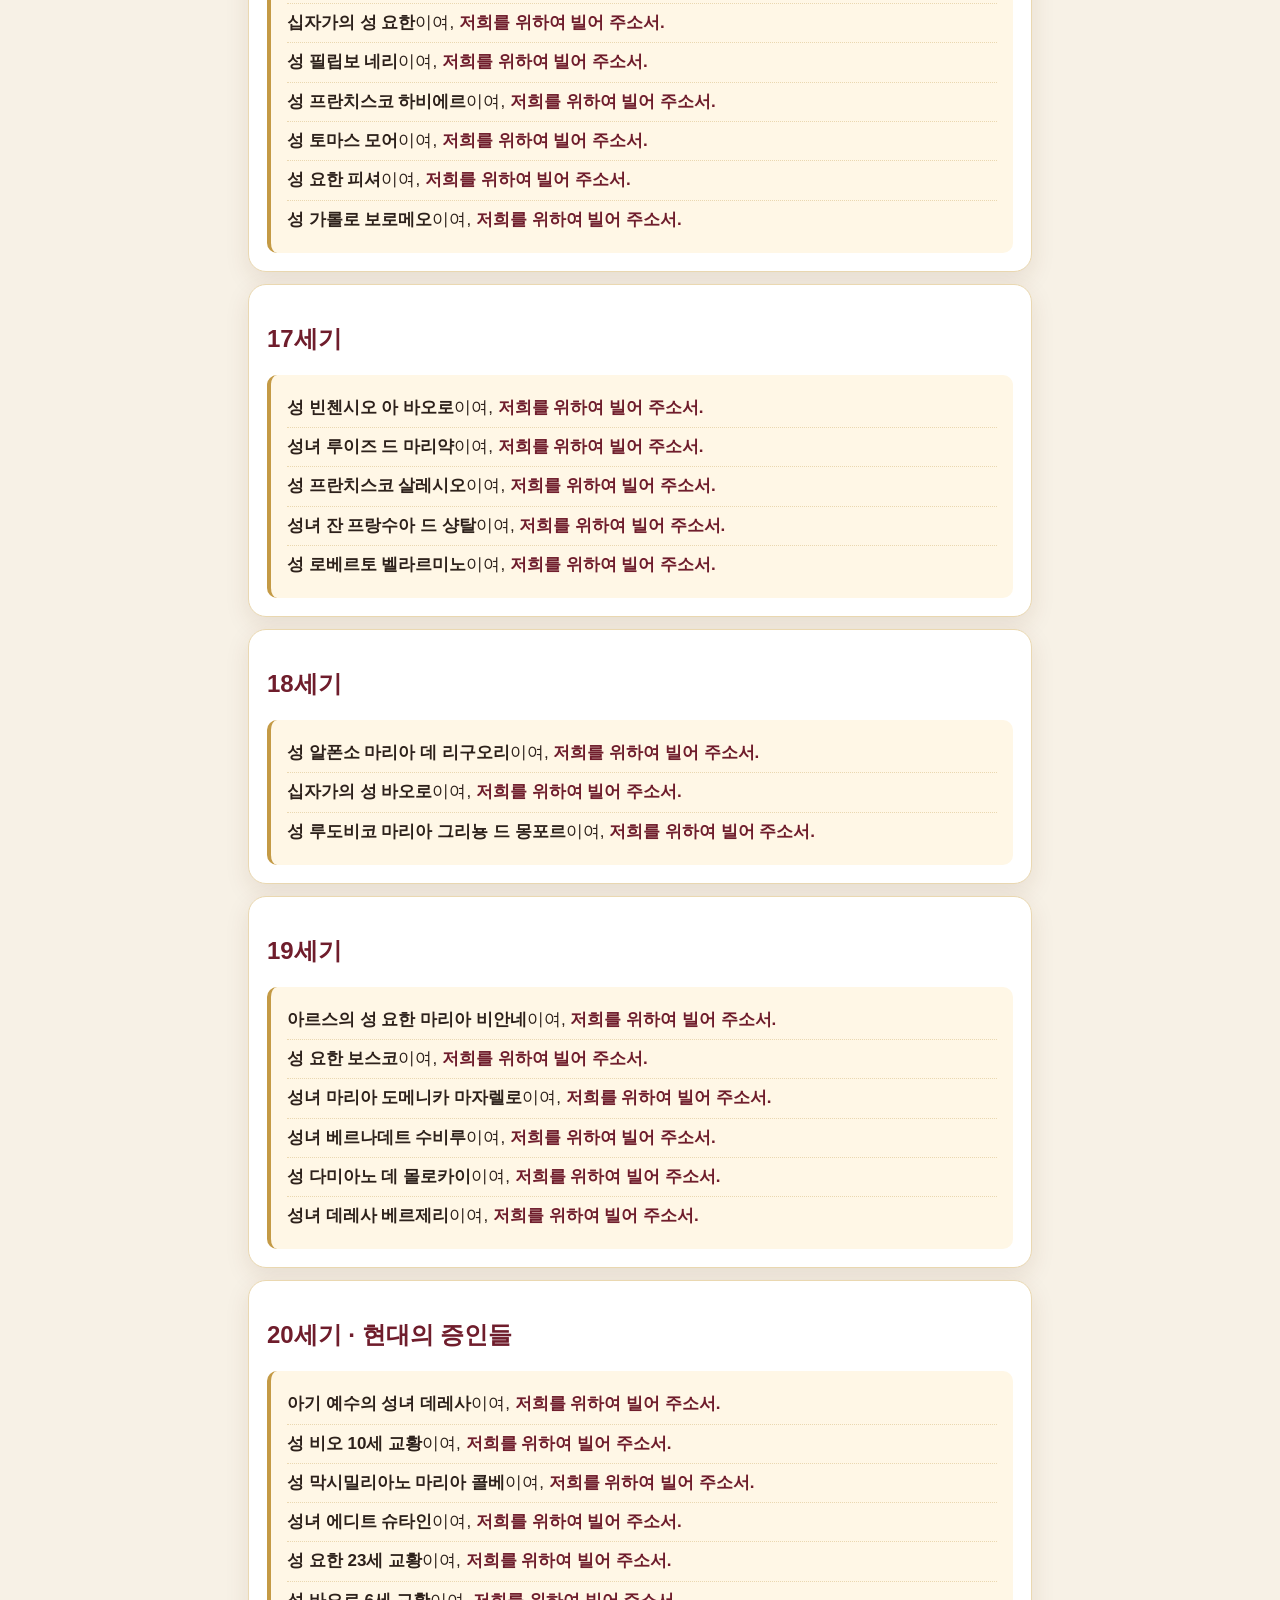
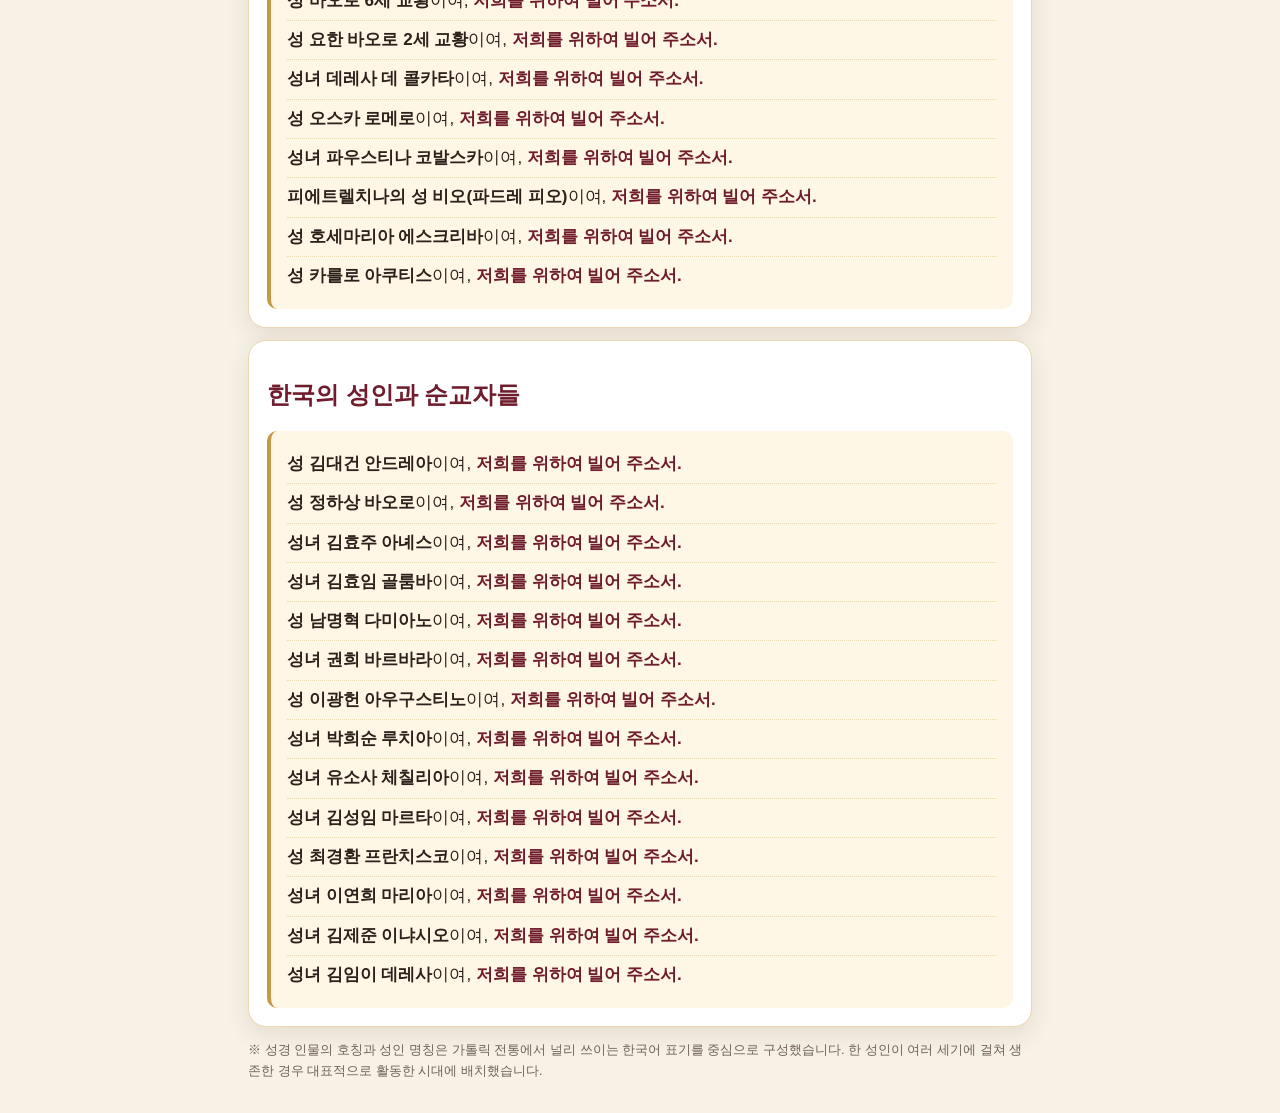
<file: catholic/era-prayers.html>
<!doctype html><html lang="ko"><head><meta charset="utf-8"><meta name="viewport" content="width=device-width,initial-scale=1"><meta name="theme-color" content="#6f1d2c"><title>시대별 통합 호칭기도</title><style>*{box-sizing:border-box}body{margin:0;background:#f7f1e6;color:#2d211b;font-family:-apple-system,BlinkMacSystemFont,"Noto Sans KR",sans-serif}.wrap{max-width:820px;margin:auto;padding:18px}.top{position:sticky;top:0;background:#f7f1e6ee;backdrop-filter:blur(10px);padding:12px 0;z-index:2}.back{border:1px solid #c49a45;background:#fffaf0;color:#6f1d2c;border-radius:12px;padding:10px 14px;font-weight:800}h1,h2{color:#6f1d2c}.intro,.group{background:#fff;border:1px solid #ead8b1;border-radius:18px;padding:18px;margin:12px 0;box-shadow:0 8px 24px #5c30121a}.litany{background:#fff7e6;border-left:4px solid #c49a45;padding:14px 16px;border-radius:10px;line-height:1.9;font-size:17px}.litany div{padding:3px 0;border-bottom:1px dotted #ead8b1}.litany div:last-child{border:0}.response{font-weight:800;color:#6f1d2c}.note{font-size:13px;color:#6f6258;line-height:1.6}</style></head><body><main class="wrap"><div class="top"><button class="back" onclick="location.href='index.html'">← 달력으로 돌아가기</button></div><h1>시대별 · 세기별 통합 호칭기도</h1><div class="intro">한 시대를 한 문장으로 묶지 않고, 성인과 성경의 거룩한 인물들을 <b>한 분 한 분 이름으로 호명</b>하며 바치는 형식입니다. 각 호명 뒤에 <span class="response">“저희를 위하여 빌어 주소서.”</span>라고 응답합니다.</div><div id="groups"></div><p class="note">※ 성경 인물의 호칭과 성인 명칭은 가톨릭 전통에서 널리 쓰이는 한국어 표기를 중심으로 구성했습니다. 한 성인이 여러 세기에 걸쳐 생존한 경우 대표적으로 활동한 시대에 배치했습니다.</p></main><script>const R='저희를 위하여 빌어 주소서.';const groups=[['구약의 의인과 예언자들',['성 아벨','성 노아','성 아브라함','성녀 사라','성 이사악','성녀 리브가','성 야곱','성녀 라헬','성 요셉','성 모세','성 아론','성 여호수아','성 사무엘','성 다윗 왕','성 엘리야','성 엘리사','성 이사야','성 예레미야','성 에제키엘','성 다니엘','성 욥','성 토빗','성녀 유딧','성녀 에스테르','성 즈카르야','성녀 엘리사벳']],['신약 · 주님의 시대와 사도들',['천주의 성모 마리아','성 요셉','성 요한 세례자','성 베드로 사도','성 바오로 사도','성 안드레아 사도','성 야고보 대사도','성 요한 사도','성 토마스 사도','성 필립보 사도','성 바르톨로메오 사도','성 마태오 사도','성 시몬 사도','성 유다 타대오 사도','성 야고보 소사도','성 마티아 사도','성녀 마리아 막달레나','성녀 마르타','성 라자로','성 스테파노 첫 순교자','성 바르나바 사도','성 마르코 복음사가','성 루카 복음사가','성 티모테오','성 티토']],['1세기 · 사도교회와 첫 증인들',['성 클레멘스 1세 교황','성 이냐시오 데 안티오키아','성 폴리카르포','성 리노 교황','성 아나클레토 교황','성 에바리스토 교황']],['2세기 · 교부와 순교자들',['성 유스티노 순교자','성 이레네오','성녀 펠리치타','성녀 페르페투아','성녀 체칠리아','성녀 아가타','성녀 루치아']],['3세기 · 박해와 신앙의 증인들',['성 치프리아노','성 라우렌시오','성 세바스티아노','성 코스마','성 다미아노','성녀 아녜스','성 판크라시오']],['4세기 · 사막교부와 대교부들',['성 안토니오 아빠스','성 파코미오','성 마카리오','성 아타나시오','성 바실리오 대교부','나지안조의 성 그레고리오','니사의 성 그레고리오','성 암브로시오','성 예로니모','성 마르티노 데 투르','성녀 모니카']],['5세기 · 교부시대의 성숙',['성 아우구스티노','성 요한 크리소스토모','성 치릴로 데 알렉산드리아','성 대 레오 교황','성 파트리치오','성녀 제노베파']],['6세기',['성 베네딕토','성녀 스콜라스티카','성 대 그레고리오 교황','성 콜룸바노','성 이시도로']],['7세기',['성 막시모 고백자','성 아우구스티노 데 캔터베리','성 엘리지오','성녀 힐다']],['8세기',['성 베다 존자','성 보니파시오','성 요한 다마스체노','성녀 발부르가']],['9세기',['성 치릴로','성 메토디오','성 안스가리오']],['10세기',['성 아달베르토','성 울리히','성 둔스타노']],['11세기',['성 안셀모','성 브루노','성녀 마르가리타 데 스코틀랜드','성 베드로 다미아노']],['12세기',['성 베르나르도','성 노르베르토','성녀 힐데가르트 폰 빙엔','성 토마스 베켓']],['13세기',['아시시의 성 프란치스코','성녀 클라라','성 도미니코','파도바의 성 안토니오','성 토마스 아퀴나스','성 보나벤투라','헝가리의 성녀 엘리사벳']],['14세기',['시에나의 성녀 가타리나','스웨덴의 성녀 비르지타','성 로코']],['15세기',['성녀 잔 다르크','성 빈첸시오 페레르','시에나의 성 베르나르디노']],['16세기 · 종교개혁과 가톨릭 쇄신',['로욜라의 성 이냐시오','아빌라의 성녀 데레사','십자가의 성 요한','성 필립보 네리','성 프란치스코 하비에르','성 토마스 모어','성 요한 피셔','성 가롤로 보로메오']],['17세기',['성 빈첸시오 아 바오로','성녀 루이즈 드 마리약','성 프란치스코 살레시오','성녀 잔 프랑수아 드 샹탈','성 로베르토 벨라르미노']],['18세기',['성 알폰소 마리아 데 리구오리','십자가의 성 바오로','성 루도비코 마리아 그리뇽 드 몽포르']],['19세기',['아르스의 성 요한 마리아 비안네','성 요한 보스코','성녀 마리아 도메니카 마자렐로','성녀 베르나데트 수비루','성 다미아노 데 몰로카이','성녀 데레사 베르제리']],['20세기 · 현대의 증인들',['아기 예수의 성녀 데레사','성 비오 10세 교황','성 막시밀리아노 마리아 콜베','성녀 에디트 슈타인','성 요한 23세 교황','성 바오로 6세 교황','성 요한 바오로 2세 교황','성녀 데레사 데 콜카타','성 오스카 로메로','성녀 파우스티나 코발스카','피에트렐치나의 성 비오(파드레 피오)','성 호세마리아 에스크리바','성 카를로 아쿠티스']],['한국의 성인과 순교자들',['성 김대건 안드레아','성 정하상 바오로','성녀 김효주 아녜스','성녀 김효임 골룸바','성 남명혁 다미아노','성녀 권희 바르바라','성 이광헌 아우구스티노','성녀 박희순 루치아','성녀 유소사 체칠리아','성녀 김성임 마르타','성 최경환 프란치스코','성녀 이연희 마리아','성녀 김제준 이냐시오','성녀 김임이 데레사']]];groups.forEach(([title,names])=>{const s=document.createElement('section');s.className='group';s.innerHTML='<h2>'+title+'</h2><div class="litany">'+names.map(n=>'<div><b>'+n+'</b>이여, <span class="response">'+R+'</span></div>').join('')+'</div>';document.getElementById('groups').appendChild(s)});</script></body></html>
</file>
